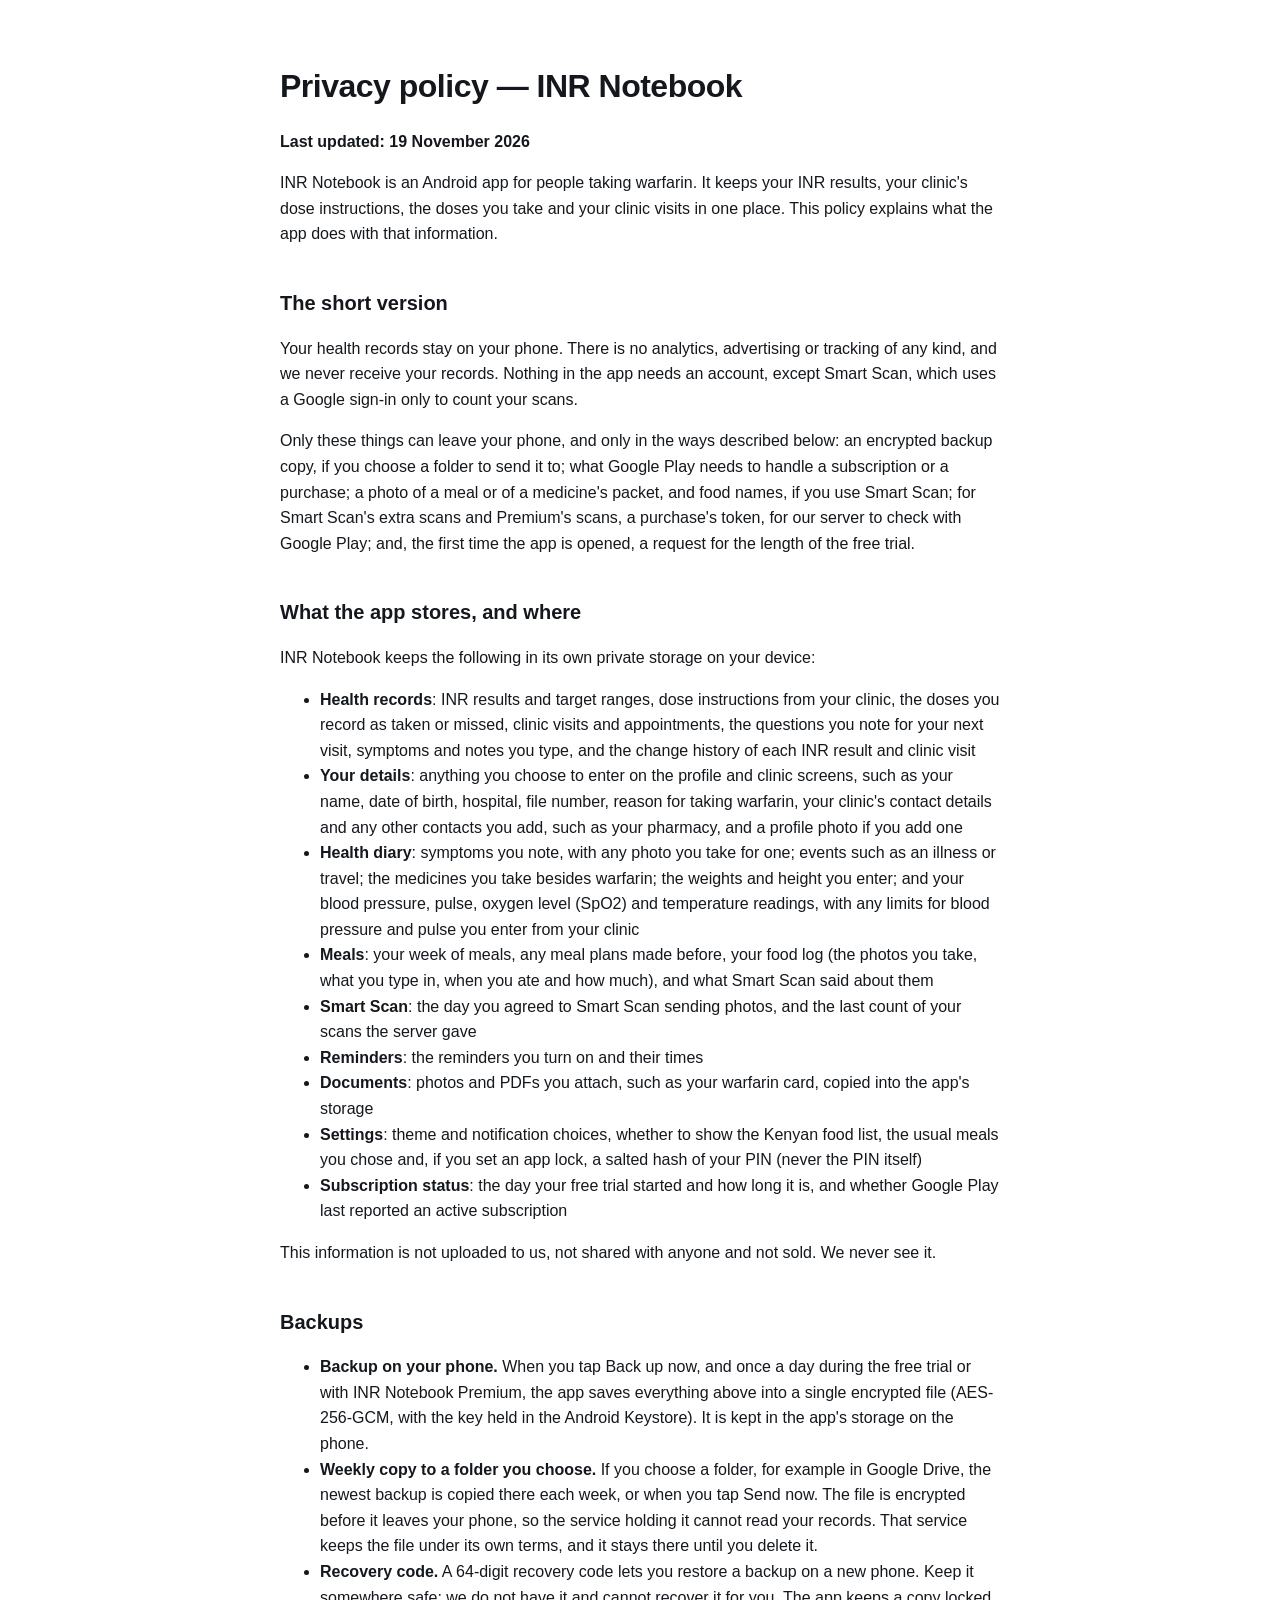
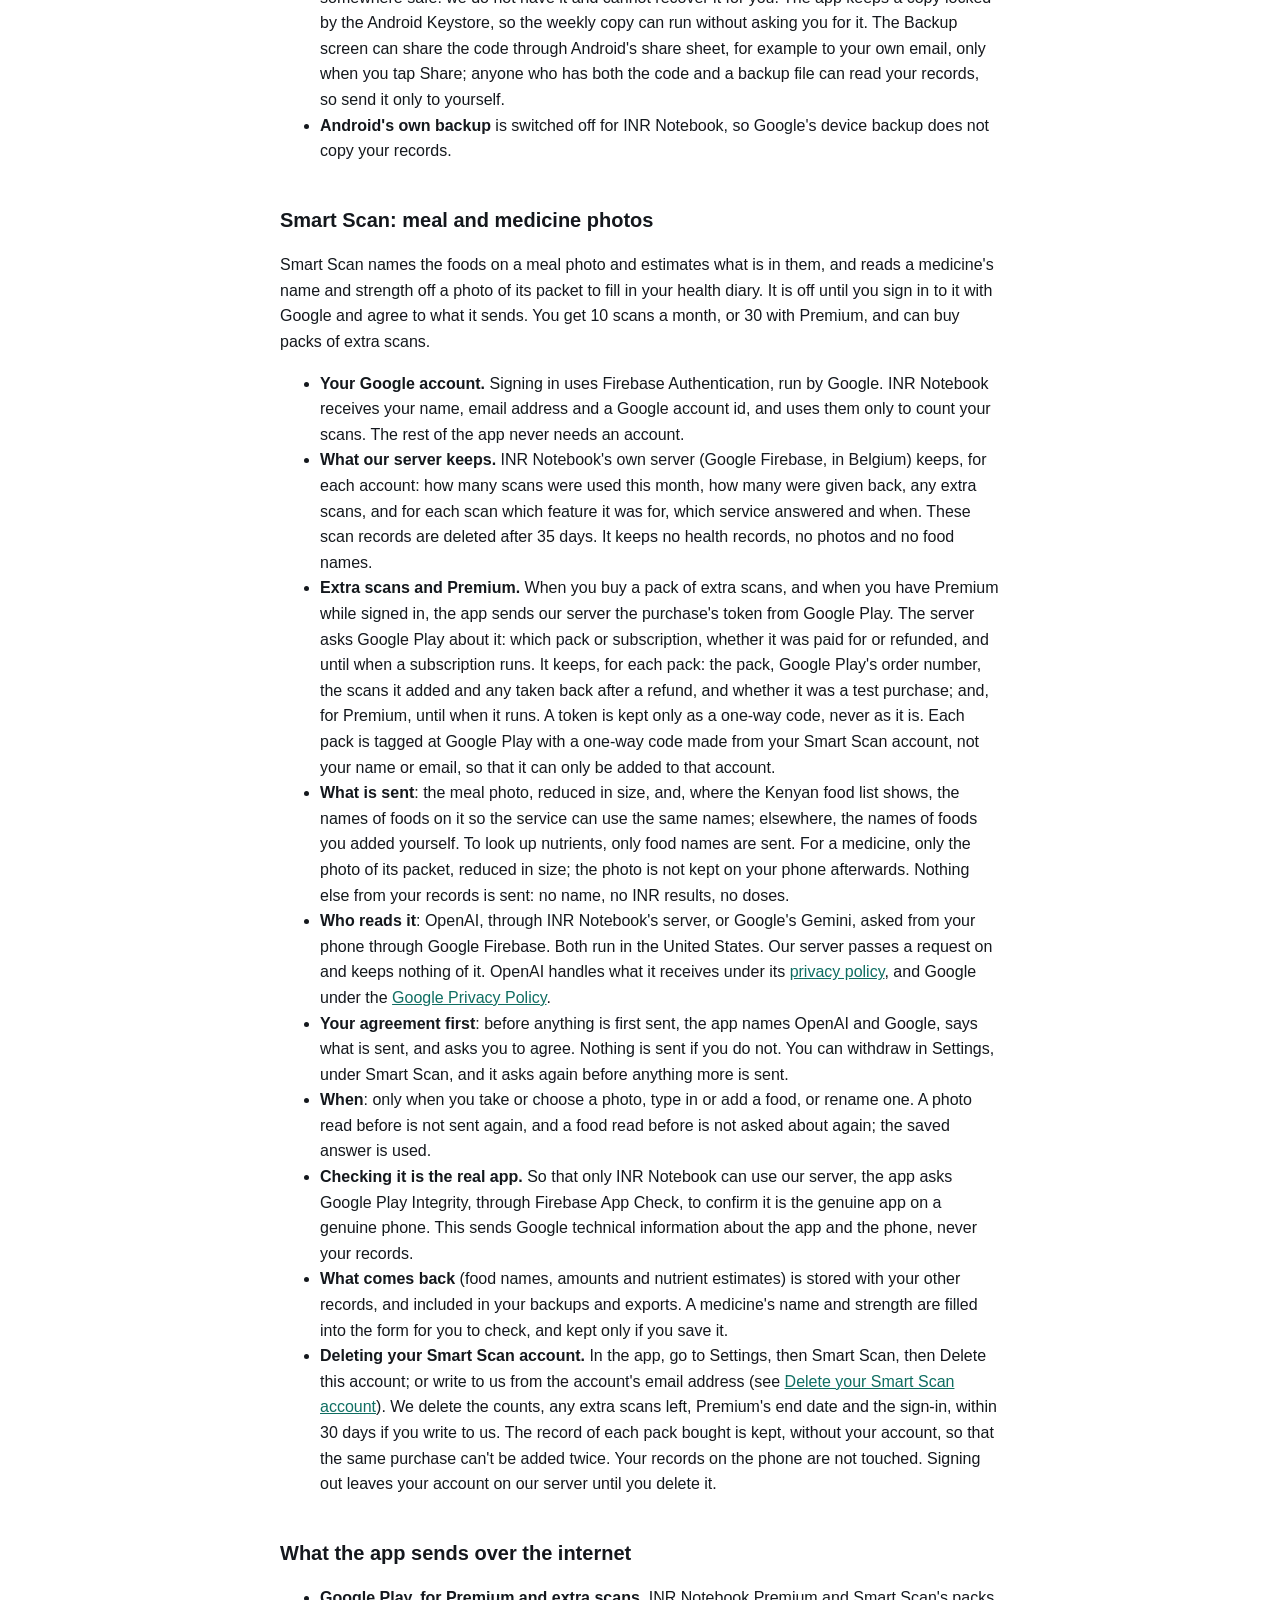
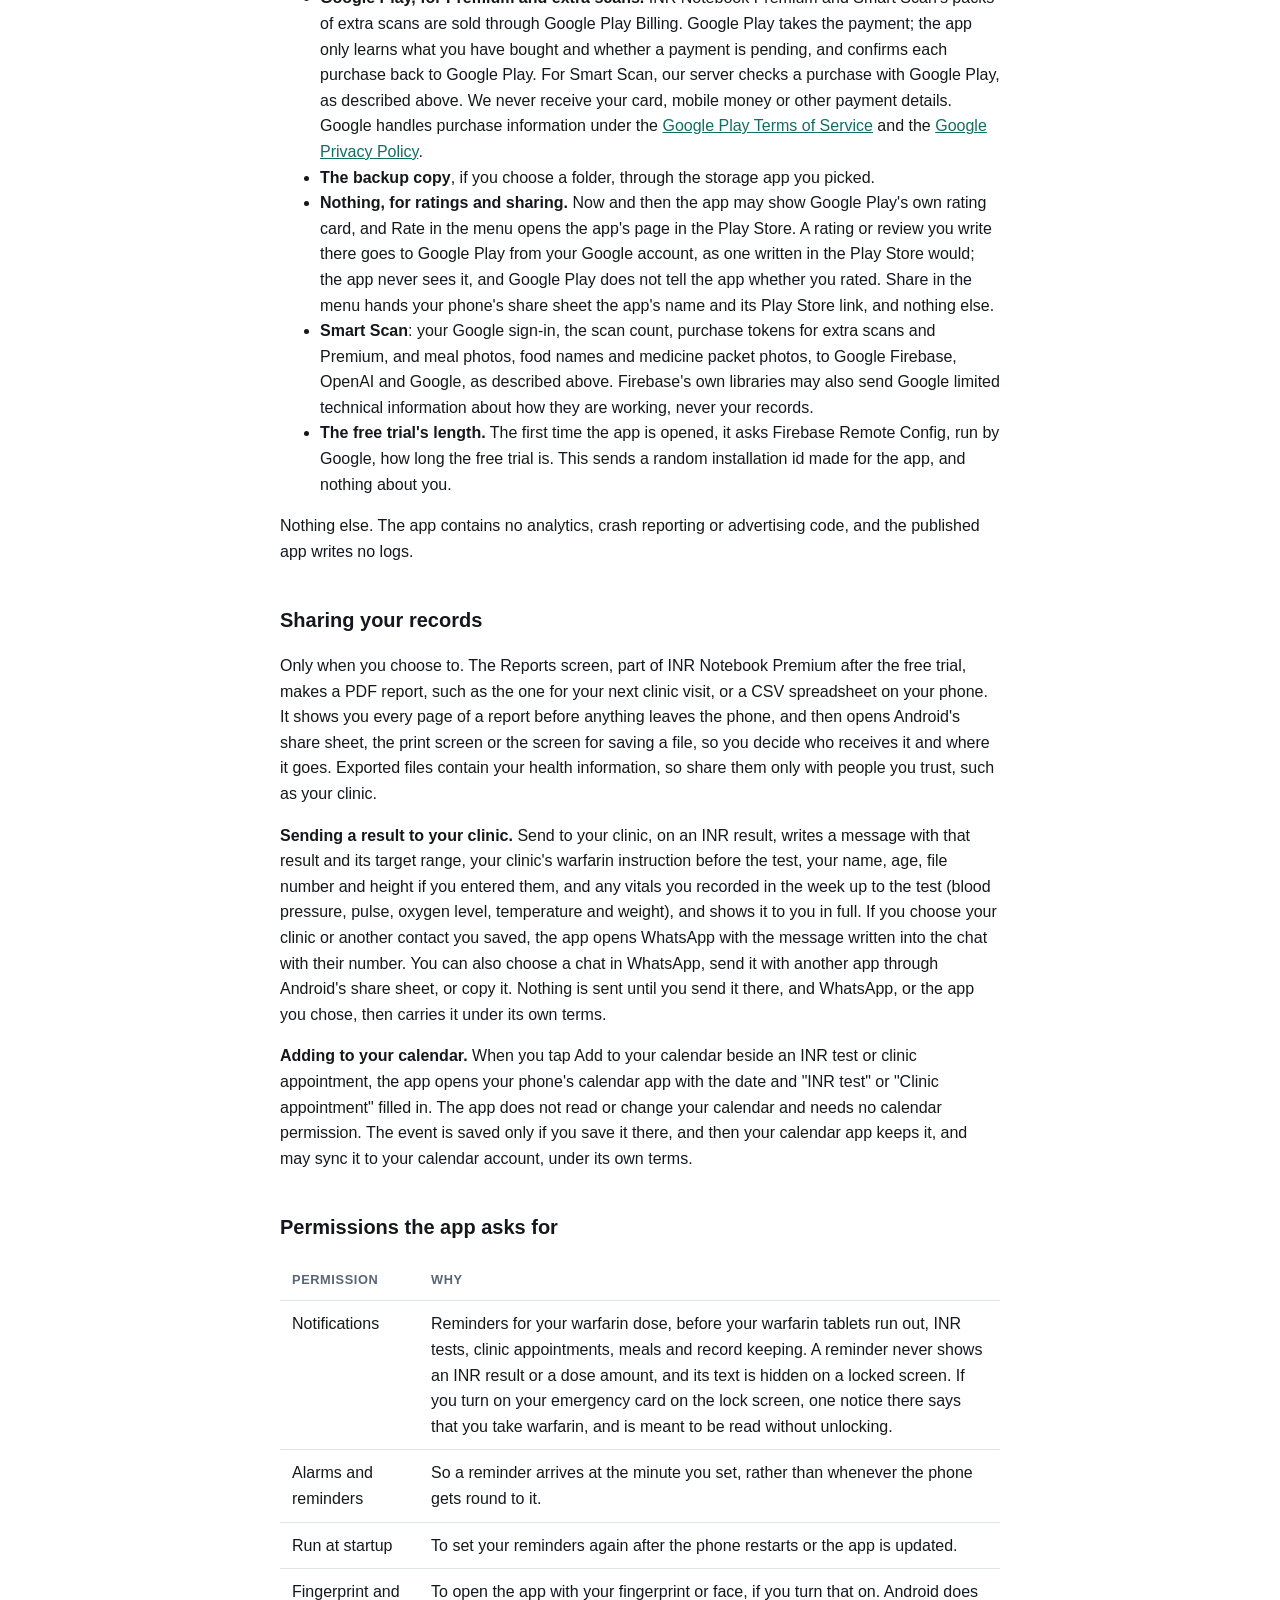
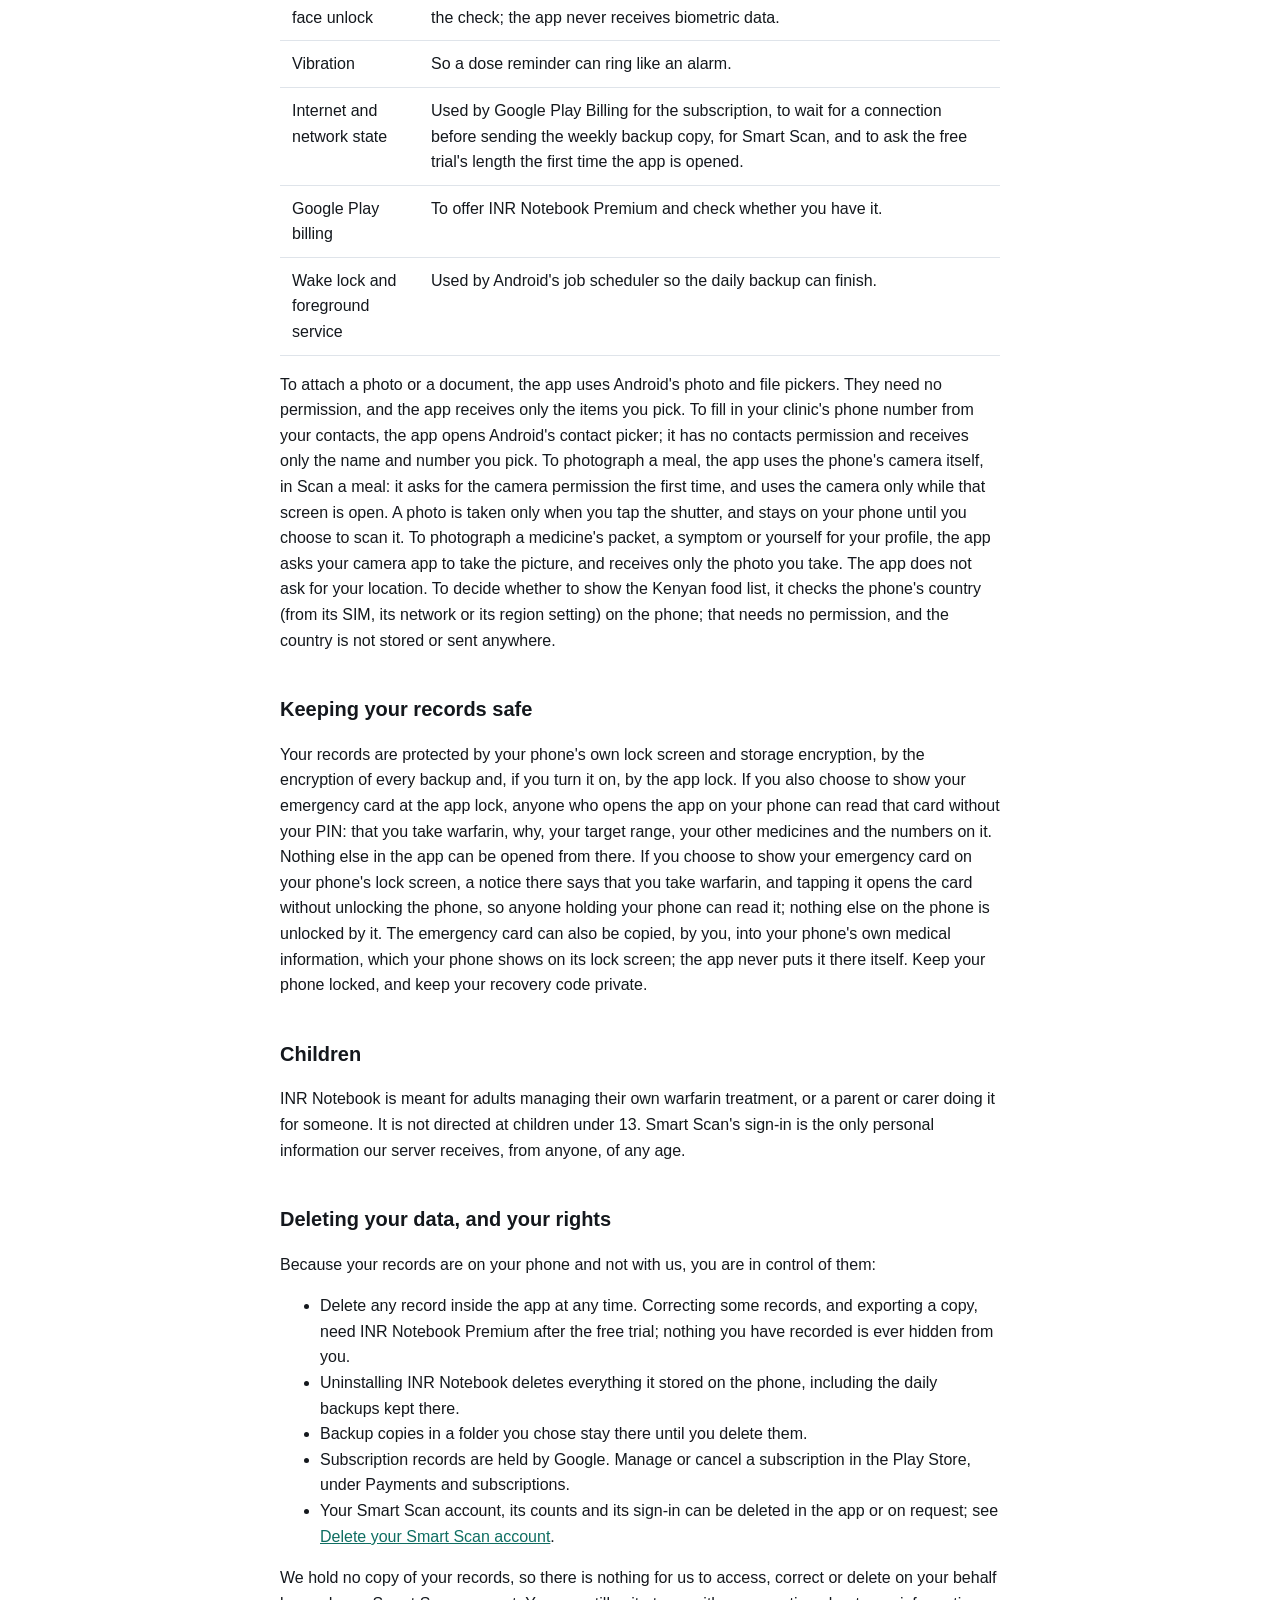
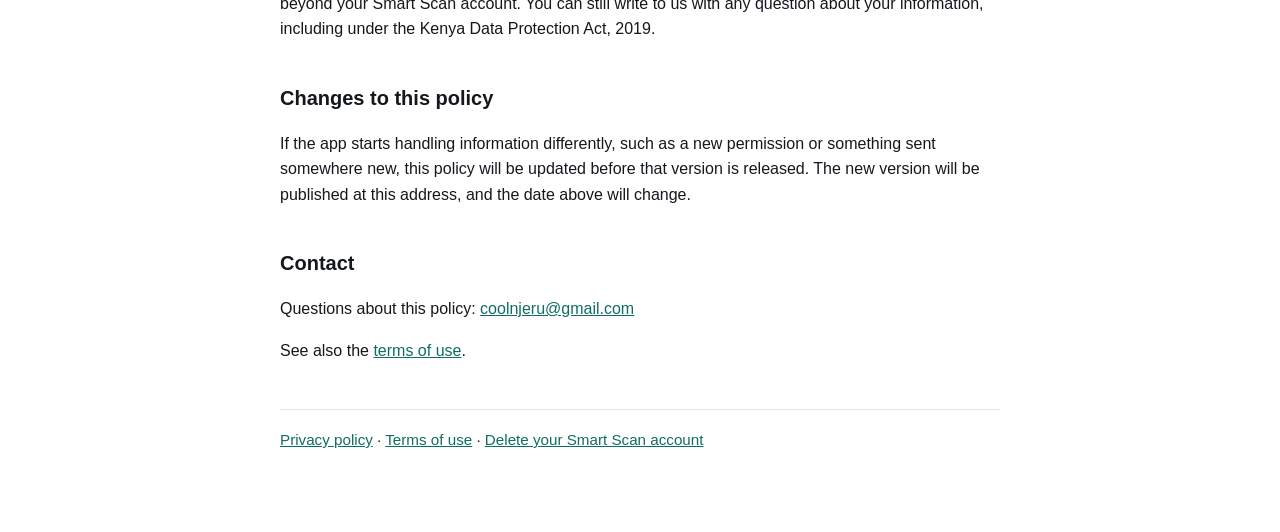
<file: index.html>
<!doctype html>
<html lang="en">
<head>
<meta charset="utf-8">
<meta name="viewport" content="width=device-width, initial-scale=1">
<title>INR Notebook — Privacy policy</title>
<style>
  :root { color-scheme: light dark; }
  body { margin: 0 auto; padding: 40px 20px 80px; max-width: 720px; line-height: 1.6;
         font-family: -apple-system, "Segoe UI", Roboto, Helvetica, Arial, sans-serif;
         color: #14181d; background: #ffffff; }
  h1 { font-size: 2rem; letter-spacing: -.5px; margin-bottom: .2em; }
  h2 { font-size: 1.25rem; margin-top: 2em; }
  a { color: #0f6e62; }
  table { border-collapse: collapse; width: 100%; margin: 1em 0; display: block; overflow-x: auto; }
  th, td { text-align: left; padding: 10px 12px; border-bottom: 1px solid #dfe4ea; vertical-align: top; }
  th { font-size: .8rem; text-transform: uppercase; letter-spacing: .6px; color: #5a6675; }
  code { background: #f1f4f7; padding: 1px 5px; border-radius: 5px; font-size: .9em; }
  footer { margin-top: 3em; padding-top: 1.2em; border-top: 1px solid #dfe4ea; font-size: .95rem; }
  @media (prefers-color-scheme: dark) {
    body { color: #e9eef4; background: #10151c; }
    a { color: #7fd6c8; }
    th, td { border-bottom-color: #2c3644; }
    th { color: #97a4b4; }
    code { background: #1a212b; }
    footer { border-top-color: #2c3644; }
  }
</style>
</head>
<body>
<h1>Privacy policy — INR Notebook</h1>
<p><strong>Last updated: 19 November 2026</strong></p>
<p>INR Notebook is an Android app for people taking warfarin. It keeps your INR results, your clinic's dose instructions, the doses you take and your clinic visits in one place. This policy explains what the app does with that information.</p>
<h2>The short version</h2>
<p>Your health records stay on your phone. There is no analytics, advertising or tracking of any kind, and we never receive your records. Nothing in the app needs an account, except Smart Scan, which uses a Google sign-in only to count your scans.</p>
<p>Only these things can leave your phone, and only in the ways described below: an encrypted backup copy, if you choose a folder to send it to; what Google Play needs to handle a subscription or a purchase; a photo of a meal or of a medicine's packet, and food names, if you use Smart Scan; for Smart Scan's extra scans and Premium's scans, a purchase's token, for our server to check with Google Play; and, the first time the app is opened, a request for the length of the free trial.</p>
<h2>What the app stores, and where</h2>
<p>INR Notebook keeps the following in its own private storage on your device:</p>
<ul><li><strong>Health records</strong>: INR results and target ranges, dose instructions from your clinic, the doses you record as taken or missed, clinic visits and appointments, the questions you note for your next visit, symptoms and notes you type, and the change history of each INR result and clinic visit</li><li><strong>Your details</strong>: anything you choose to enter on the profile and clinic screens, such as your name, date of birth, hospital, file number, reason for taking warfarin, your clinic's contact details and any other contacts you add, such as your pharmacy, and a profile photo if you add one</li><li><strong>Health diary</strong>: symptoms you note, with any photo you take for one; events such as an illness or travel; the medicines you take besides warfarin; the weights and height you enter; and your blood pressure, pulse, oxygen level (SpO2) and temperature readings, with any limits for blood pressure and pulse you enter from your clinic</li><li><strong>Meals</strong>: your week of meals, any meal plans made before, your food log (the photos you take, what you type in, when you ate and how much), and what Smart Scan said about them</li><li><strong>Smart Scan</strong>: the day you agreed to Smart Scan sending photos, and the last count of your scans the server gave</li><li><strong>Reminders</strong>: the reminders you turn on and their times</li><li><strong>Documents</strong>: photos and PDFs you attach, such as your warfarin card, copied into the app's storage</li><li><strong>Settings</strong>: theme and notification choices, whether to show the Kenyan food list, the usual meals you chose and, if you set an app lock, a salted hash of your PIN (never the PIN itself)</li><li><strong>Subscription status</strong>: the day your free trial started and how long it is, and whether Google Play last reported an active subscription</li></ul>
<p>This information is not uploaded to us, not shared with anyone and not sold. We never see it.</p>
<h2>Backups</h2>
<ul><li><strong>Backup on your phone.</strong> When you tap Back up now, and once a day during the free trial or with INR Notebook Premium, the app saves everything above into a single encrypted file (AES-256-GCM, with the key held in the Android Keystore). It is kept in the app's storage on the phone.</li><li><strong>Weekly copy to a folder you choose.</strong> If you choose a folder, for example in Google Drive, the newest backup is copied there each week, or when you tap Send now. The file is encrypted before it leaves your phone, so the service holding it cannot read your records. That service keeps the file under its own terms, and it stays there until you delete it.</li><li><strong>Recovery code.</strong> A 64-digit recovery code lets you restore a backup on a new phone. Keep it somewhere safe: we do not have it and cannot recover it for you. The app keeps a copy locked by the Android Keystore, so the weekly copy can run without asking you for it. The Backup screen can share the code through Android's share sheet, for example to your own email, only when you tap Share; anyone who has both the code and a backup file can read your records, so send it only to yourself.</li><li><strong>Android's own backup</strong> is switched off for INR Notebook, so Google's device backup does not copy your records.</li></ul>
<h2>Smart Scan: meal and medicine photos</h2>
<p>Smart Scan names the foods on a meal photo and estimates what is in them, and reads a medicine's name and strength off a photo of its packet to fill in your health diary. It is off until you sign in to it with Google and agree to what it sends. You get 10 scans a month, or 30 with Premium, and can buy packs of extra scans.</p>
<ul><li><strong>Your Google account.</strong> Signing in uses Firebase Authentication, run by Google. INR Notebook receives your name, email address and a Google account id, and uses them only to count your scans. The rest of the app never needs an account.</li><li><strong>What our server keeps.</strong> INR Notebook's own server (Google Firebase, in Belgium) keeps, for each account: how many scans were used this month, how many were given back, any extra scans, and for each scan which feature it was for, which service answered and when. These scan records are deleted after 35 days. It keeps no health records, no photos and no food names.</li><li><strong>Extra scans and Premium.</strong> When you buy a pack of extra scans, and when you have Premium while signed in, the app sends our server the purchase's token from Google Play. The server asks Google Play about it: which pack or subscription, whether it was paid for or refunded, and until when a subscription runs. It keeps, for each pack: the pack, Google Play's order number, the scans it added and any taken back after a refund, and whether it was a test purchase; and, for Premium, until when it runs. A token is kept only as a one-way code, never as it is. Each pack is tagged at Google Play with a one-way code made from your Smart Scan account, not your name or email, so that it can only be added to that account.</li><li><strong>What is sent</strong>: the meal photo, reduced in size, and, where the Kenyan food list shows, the names of foods on it so the service can use the same names; elsewhere, the names of foods you added yourself. To look up nutrients, only food names are sent. For a medicine, only the photo of its packet, reduced in size; the photo is not kept on your phone afterwards. Nothing else from your records is sent: no name, no INR results, no doses.</li><li><strong>Who reads it</strong>: OpenAI, through INR Notebook's server, or Google's Gemini, asked from your phone through Google Firebase. Both run in the United States. Our server passes a request on and keeps nothing of it. OpenAI handles what it receives under its <a href="https://openai.com/policies/privacy-policy/">privacy policy</a>, and Google under the <a href="https://policies.google.com/privacy">Google Privacy Policy</a>.</li><li><strong>Your agreement first</strong>: before anything is first sent, the app names OpenAI and Google, says what is sent, and asks you to agree. Nothing is sent if you do not. You can withdraw in Settings, under Smart Scan, and it asks again before anything more is sent.</li><li><strong>When</strong>: only when you take or choose a photo, type in or add a food, or rename one. A photo read before is not sent again, and a food read before is not asked about again; the saved answer is used.</li><li><strong>Checking it is the real app.</strong> So that only INR Notebook can use our server, the app asks Google Play Integrity, through Firebase App Check, to confirm it is the genuine app on a genuine phone. This sends Google technical information about the app and the phone, never your records.</li><li><strong>What comes back</strong> (food names, amounts and nutrient estimates) is stored with your other records, and included in your backups and exports. A medicine's name and strength are filled into the form for you to check, and kept only if you save it.</li><li><strong>Deleting your Smart Scan account.</strong> In the app, go to Settings, then Smart Scan, then Delete this account; or write to us from the account's email address (see <a href="delete-account.html">Delete your Smart Scan account</a>). We delete the counts, any extra scans left, Premium's end date and the sign-in, within 30 days if you write to us. The record of each pack bought is kept, without your account, so that the same purchase can't be added twice. Your records on the phone are not touched. Signing out leaves your account on our server until you delete it.</li></ul>
<h2>What the app sends over the internet</h2>
<ul><li><strong>Google Play, for Premium and extra scans.</strong> INR Notebook Premium and Smart Scan's packs of extra scans are sold through Google Play Billing. Google Play takes the payment; the app only learns what you have bought and whether a payment is pending, and confirms each purchase back to Google Play. For Smart Scan, our server checks a purchase with Google Play, as described above. We never receive your card, mobile money or other payment details. Google handles purchase information under the <a href="https://play.google.com/about/play-terms/">Google Play Terms of Service</a> and the <a href="https://policies.google.com/privacy">Google Privacy Policy</a>.</li><li><strong>The backup copy</strong>, if you choose a folder, through the storage app you picked.</li><li><strong>Nothing, for ratings and sharing.</strong> Now and then the app may show Google Play's own rating card, and Rate in the menu opens the app's page in the Play Store. A rating or review you write there goes to Google Play from your Google account, as one written in the Play Store would; the app never sees it, and Google Play does not tell the app whether you rated. Share in the menu hands your phone's share sheet the app's name and its Play Store link, and nothing else.</li><li><strong>Smart Scan</strong>: your Google sign-in, the scan count, purchase tokens for extra scans and Premium, and meal photos, food names and medicine packet photos, to Google Firebase, OpenAI and Google, as described above. Firebase's own libraries may also send Google limited technical information about how they are working, never your records.</li><li><strong>The free trial's length.</strong> The first time the app is opened, it asks Firebase Remote Config, run by Google, how long the free trial is. This sends a random installation id made for the app, and nothing about you.</li></ul>
<p>Nothing else. The app contains no analytics, crash reporting or advertising code, and the published app writes no logs.</p>
<h2>Sharing your records</h2>
<p>Only when you choose to. The Reports screen, part of INR Notebook Premium after the free trial, makes a PDF report, such as the one for your next clinic visit, or a CSV spreadsheet on your phone. It shows you every page of a report before anything leaves the phone, and then opens Android's share sheet, the print screen or the screen for saving a file, so you decide who receives it and where it goes. Exported files contain your health information, so share them only with people you trust, such as your clinic.</p>
<p><strong>Sending a result to your clinic.</strong> Send to your clinic, on an INR result, writes a message with that result and its target range, your clinic's warfarin instruction before the test, your name, age, file number and height if you entered them, and any vitals you recorded in the week up to the test (blood pressure, pulse, oxygen level, temperature and weight), and shows it to you in full. If you choose your clinic or another contact you saved, the app opens WhatsApp with the message written into the chat with their number. You can also choose a chat in WhatsApp, send it with another app through Android's share sheet, or copy it. Nothing is sent until you send it there, and WhatsApp, or the app you chose, then carries it under its own terms.</p>
<p><strong>Adding to your calendar.</strong> When you tap Add to your calendar beside an INR test or clinic appointment, the app opens your phone's calendar app with the date and "INR test" or "Clinic appointment" filled in. The app does not read or change your calendar and needs no calendar permission. The event is saved only if you save it there, and then your calendar app keeps it, and may sync it to your calendar account, under its own terms.</p>
<h2>Permissions the app asks for</h2>
<table><thead><tr><th>Permission</th><th>Why</th></tr></thead><tbody>
<tr><td>Notifications</td><td>Reminders for your warfarin dose, before your warfarin tablets run out, INR tests, clinic appointments, meals and record keeping. A reminder never shows an INR result or a dose amount, and its text is hidden on a locked screen. If you turn on your emergency card on the lock screen, one notice there says that you take warfarin, and is meant to be read without unlocking.</td></tr>
<tr><td>Alarms and reminders</td><td>So a reminder arrives at the minute you set, rather than whenever the phone gets round to it.</td></tr>
<tr><td>Run at startup</td><td>To set your reminders again after the phone restarts or the app is updated.</td></tr>
<tr><td>Fingerprint and face unlock</td><td>To open the app with your fingerprint or face, if you turn that on. Android does the check; the app never receives biometric data.</td></tr>
<tr><td>Vibration</td><td>So a dose reminder can ring like an alarm.</td></tr>
<tr><td>Internet and network state</td><td>Used by Google Play Billing for the subscription, to wait for a connection before sending the weekly backup copy, for Smart Scan, and to ask the free trial's length the first time the app is opened.</td></tr>
<tr><td>Google Play billing</td><td>To offer INR Notebook Premium and check whether you have it.</td></tr>
<tr><td>Wake lock and foreground service</td><td>Used by Android's job scheduler so the daily backup can finish.</td></tr>
</tbody></table>
<p>To attach a photo or a document, the app uses Android's photo and file pickers. They need no permission, and the app receives only the items you pick. To fill in your clinic's phone number from your contacts, the app opens Android's contact picker; it has no contacts permission and receives only the name and number you pick. To photograph a meal, the app uses the phone's camera itself, in Scan a meal: it asks for the camera permission the first time, and uses the camera only while that screen is open. A photo is taken only when you tap the shutter, and stays on your phone until you choose to scan it. To photograph a medicine's packet, a symptom or yourself for your profile, the app asks your camera app to take the picture, and receives only the photo you take. The app does not ask for your location. To decide whether to show the Kenyan food list, it checks the phone's country (from its SIM, its network or its region setting) on the phone; that needs no permission, and the country is not stored or sent anywhere.</p>
<h2>Keeping your records safe</h2>
<p>Your records are protected by your phone's own lock screen and storage encryption, by the encryption of every backup and, if you turn it on, by the app lock. If you also choose to show your emergency card at the app lock, anyone who opens the app on your phone can read that card without your PIN: that you take warfarin, why, your target range, your other medicines and the numbers on it. Nothing else in the app can be opened from there. If you choose to show your emergency card on your phone's lock screen, a notice there says that you take warfarin, and tapping it opens the card without unlocking the phone, so anyone holding your phone can read it; nothing else on the phone is unlocked by it. The emergency card can also be copied, by you, into your phone's own medical information, which your phone shows on its lock screen; the app never puts it there itself. Keep your phone locked, and keep your recovery code private.</p>
<h2>Children</h2>
<p>INR Notebook is meant for adults managing their own warfarin treatment, or a parent or carer doing it for someone. It is not directed at children under 13. Smart Scan's sign-in is the only personal information our server receives, from anyone, of any age.</p>
<h2>Deleting your data, and your rights</h2>
<p>Because your records are on your phone and not with us, you are in control of them:</p>
<ul><li>Delete any record inside the app at any time. Correcting some records, and exporting a copy, need INR Notebook Premium after the free trial; nothing you have recorded is ever hidden from you.</li><li>Uninstalling INR Notebook deletes everything it stored on the phone, including the daily backups kept there.</li><li>Backup copies in a folder you chose stay there until you delete them.</li><li>Subscription records are held by Google. Manage or cancel a subscription in the Play Store, under Payments and subscriptions.</li><li>Your Smart Scan account, its counts and its sign-in can be deleted in the app or on request; see <a href="delete-account.html">Delete your Smart Scan account</a>.</li></ul>
<p>We hold no copy of your records, so there is nothing for us to access, correct or delete on your behalf beyond your Smart Scan account. You can still write to us with any question about your information, including under the Kenya Data Protection Act, 2019.</p>
<h2>Changes to this policy</h2>
<p>If the app starts handling information differently, such as a new permission or something sent somewhere new, this policy will be updated before that version is released. The new version will be published at this address, and the date above will change.</p>
<h2>Contact</h2>
<p>Questions about this policy: <a href="mailto:coolnjeru@gmail.com">coolnjeru@gmail.com</a></p>
<p>See also the <a href="terms.html">terms of use</a>.</p>
<footer><a href="./">Privacy policy</a> · <a href="terms.html">Terms of use</a> · <a href="delete-account.html">Delete your Smart Scan account</a></footer>
</body>
</html>
</file>
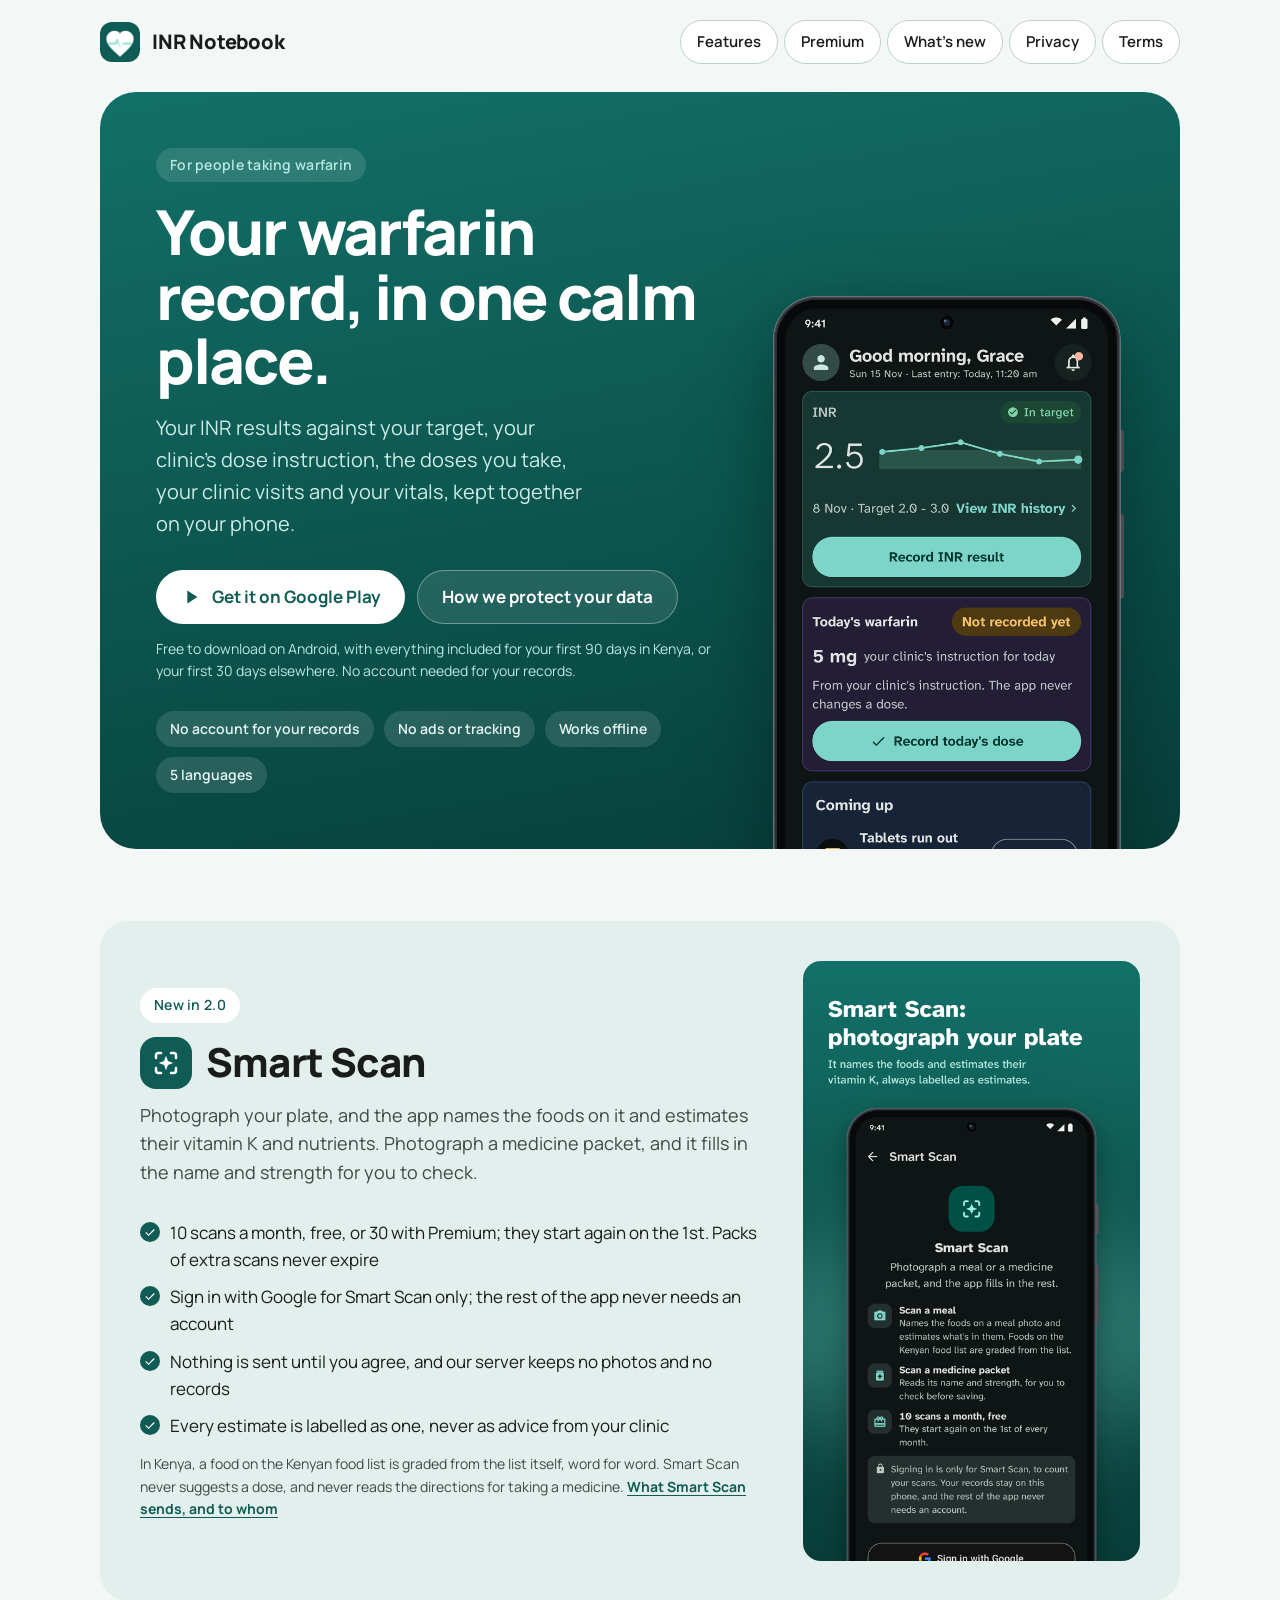
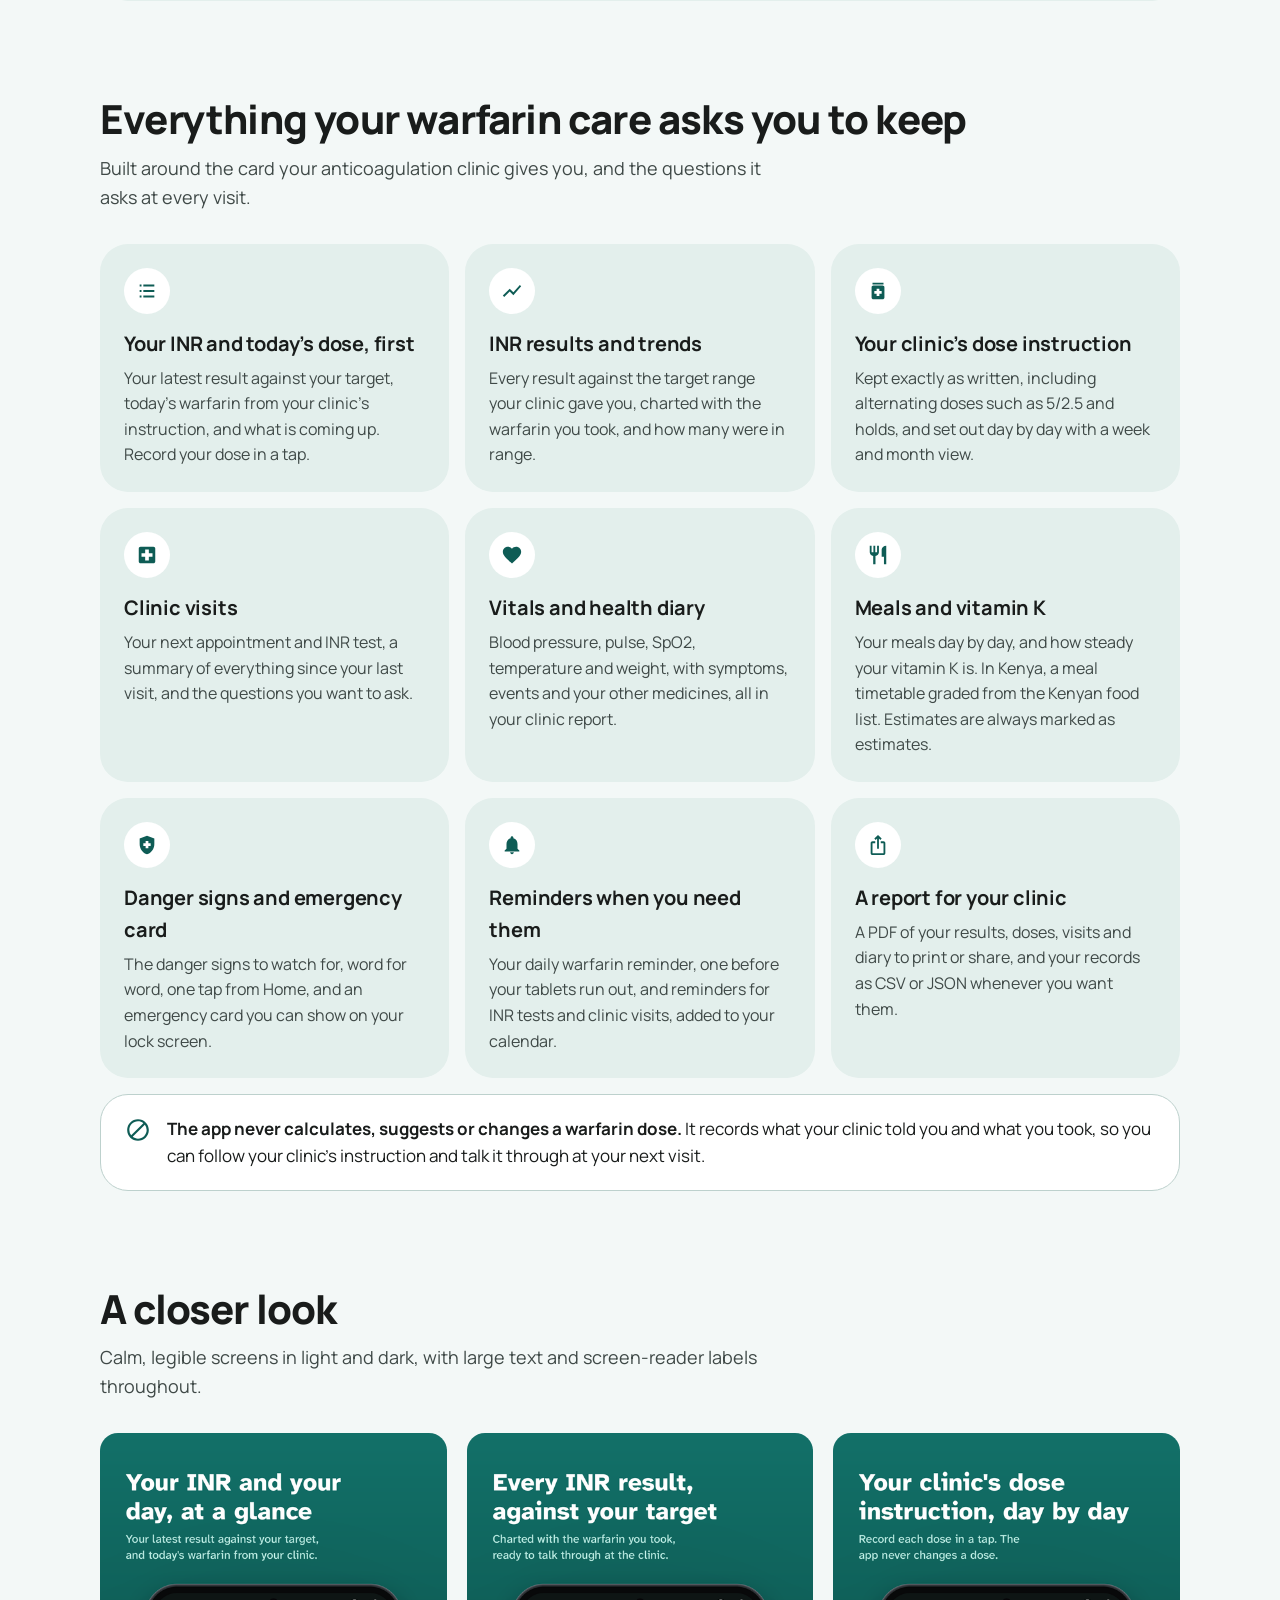
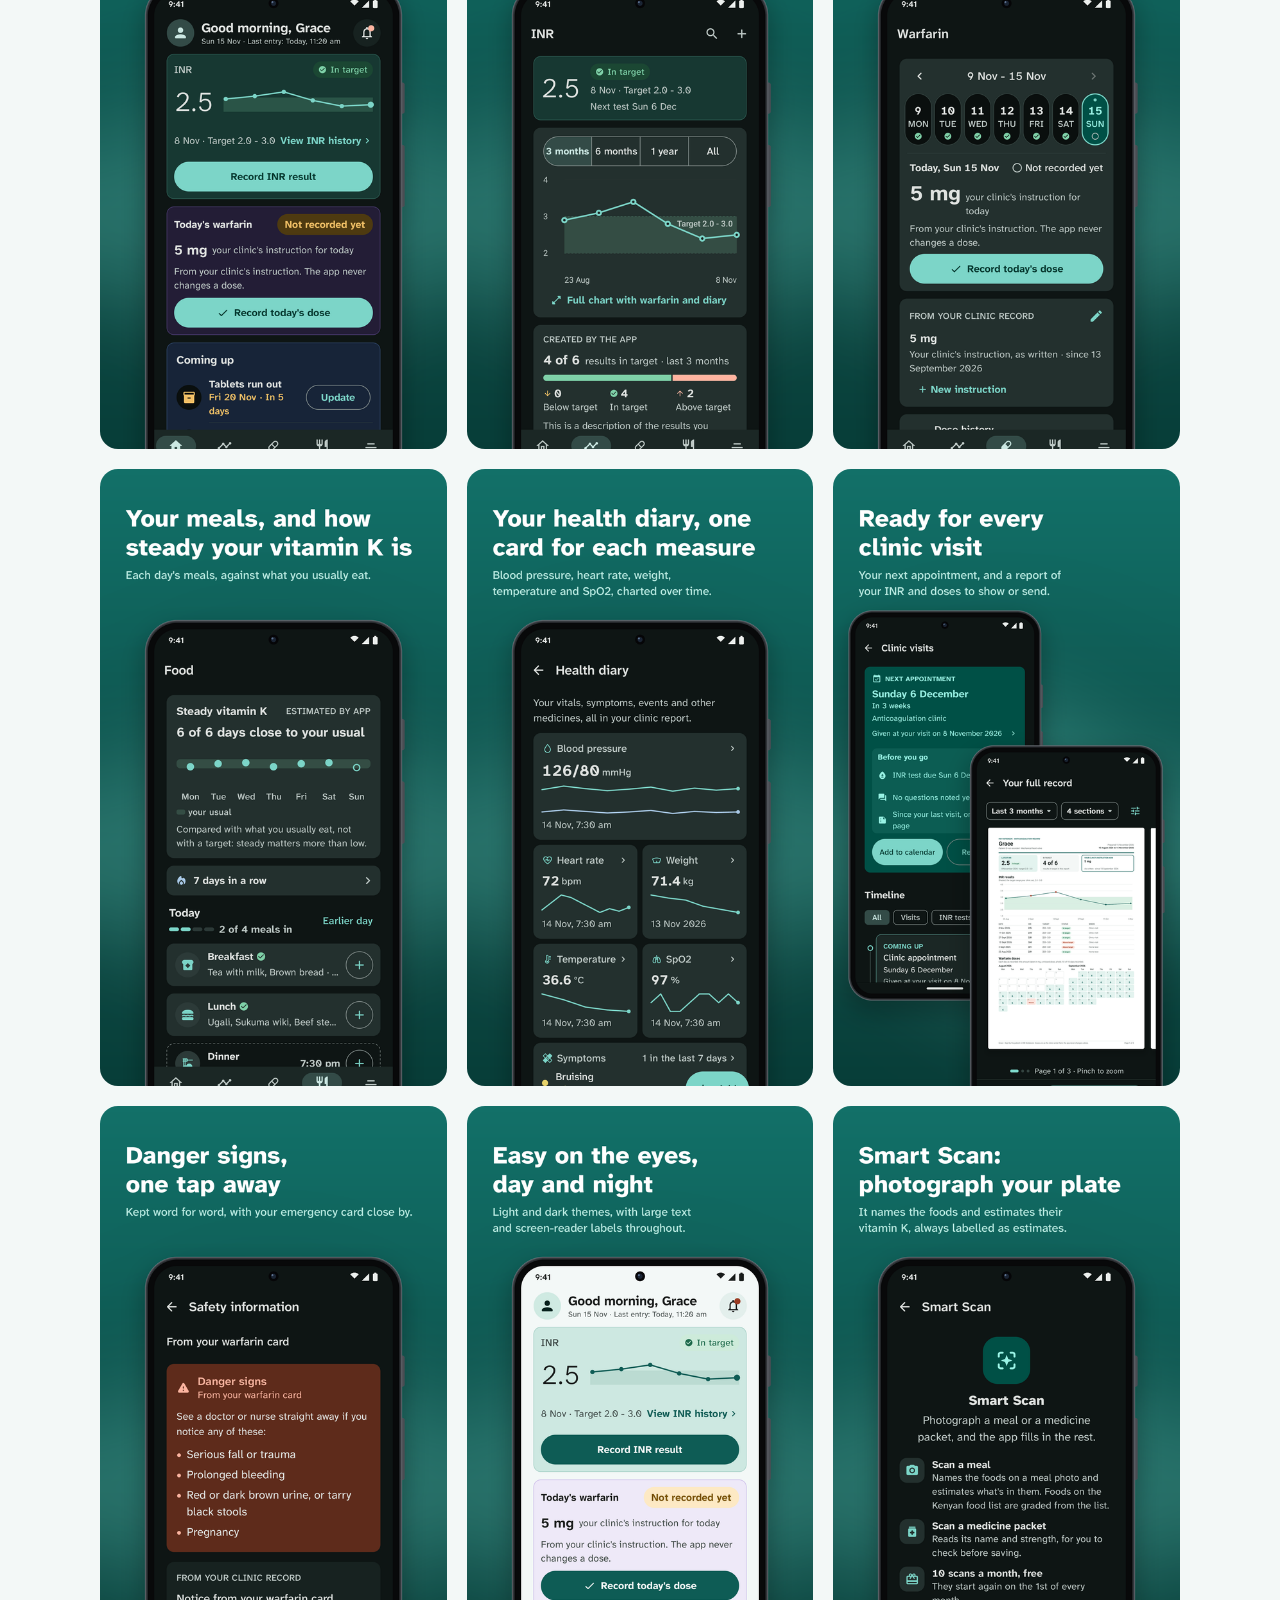
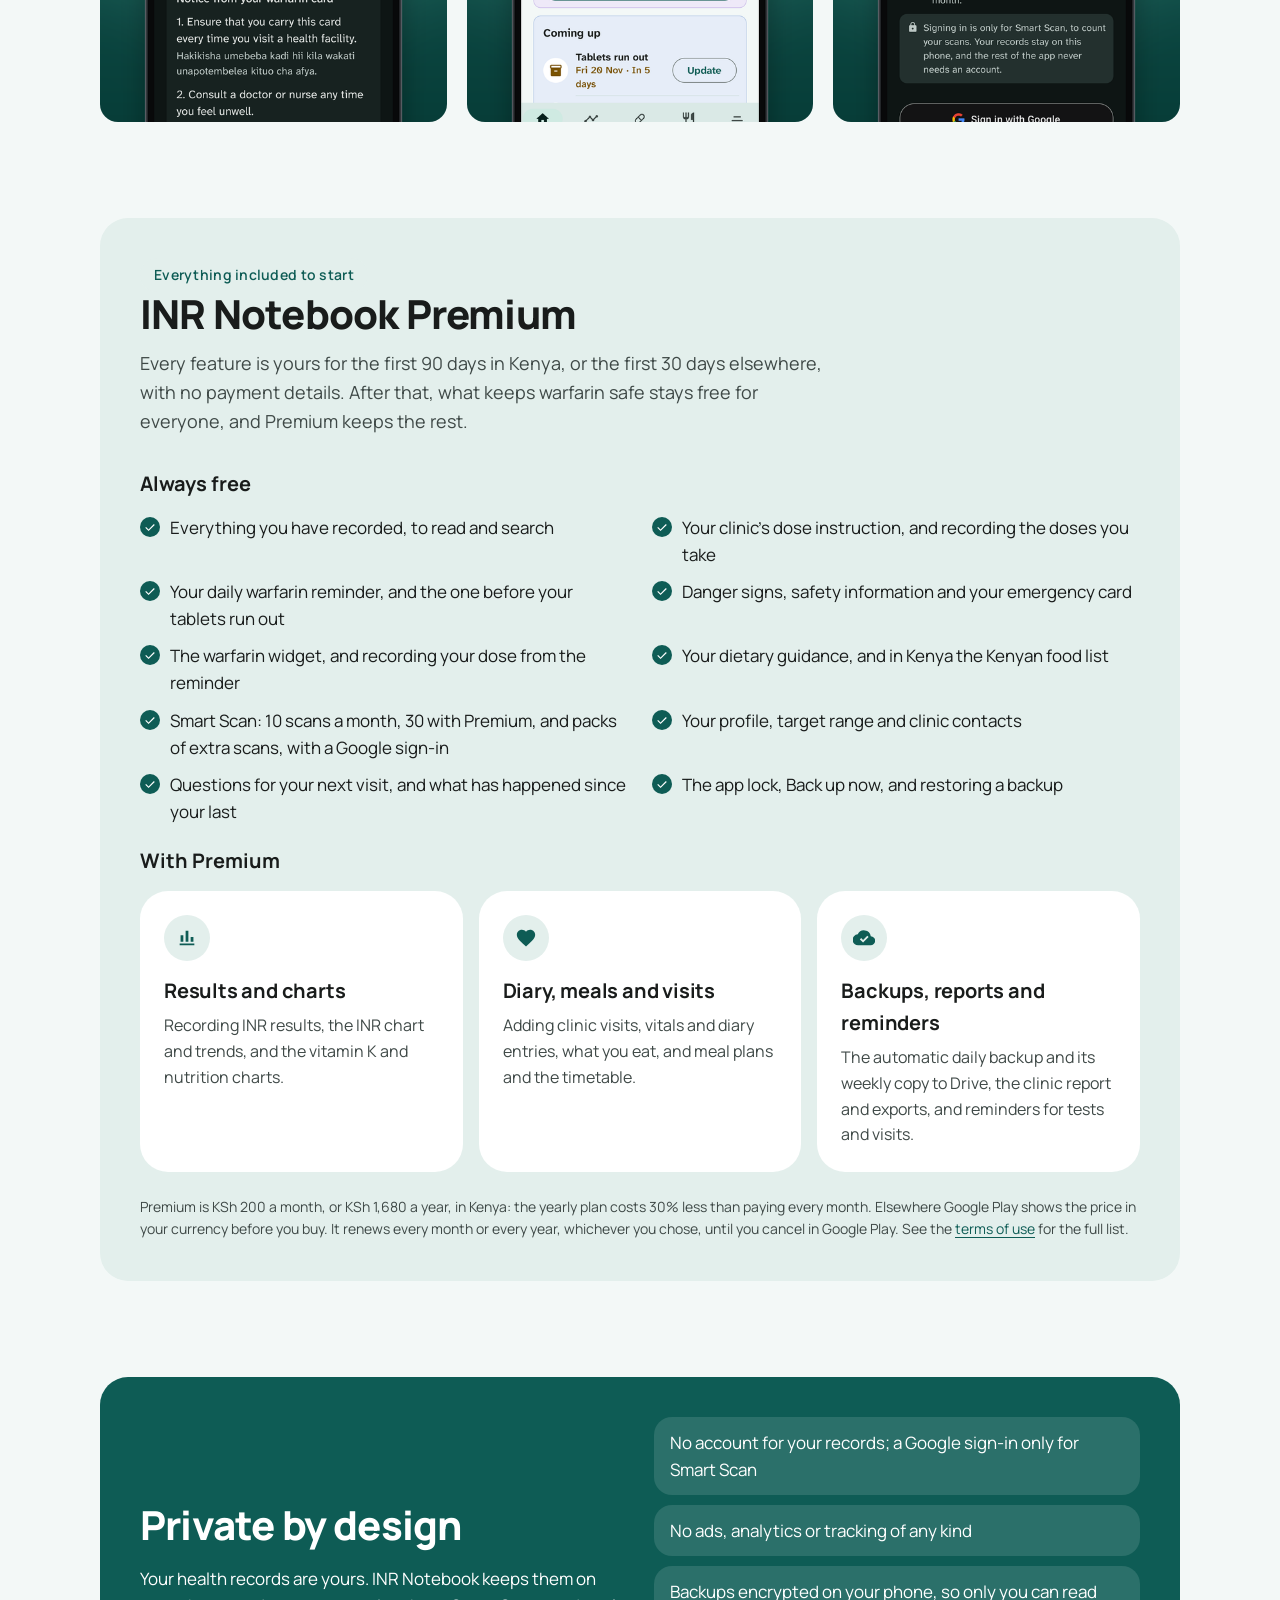
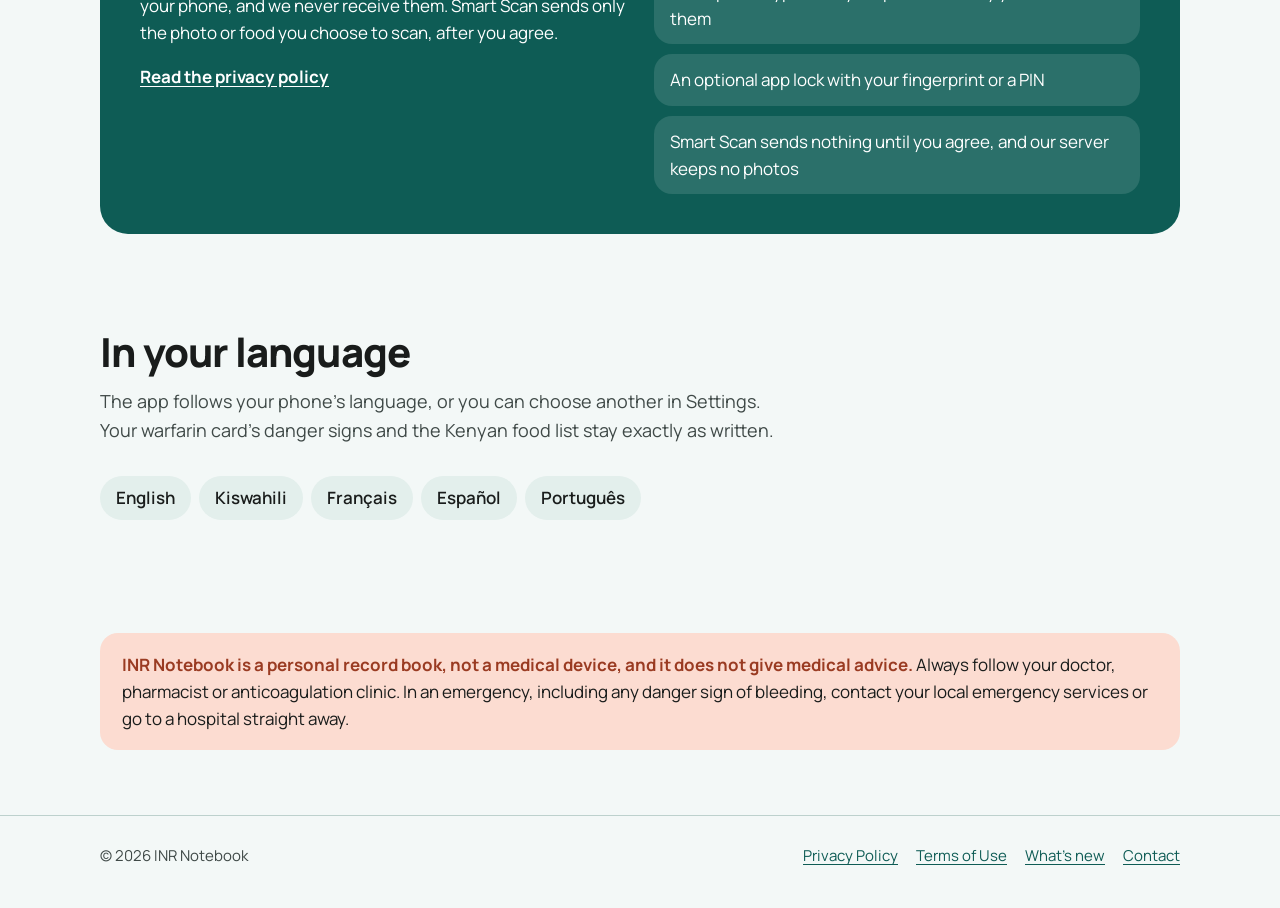
<file: app/index.html>
<!doctype html>
<html lang="en">
<head>
  <meta charset="utf-8">
  <meta name="viewport" content="width=device-width, initial-scale=1">
  <title>INR Notebook · Warfarin record for Android</title>
  <meta name="description" content="INR Notebook keeps your INR results, your clinic's warfarin instruction, the doses you take, clinic visits and your vitals together on your phone. Smart Scan reads a meal or medicine photo for you. No ads, no tracking.">
  <meta name="theme-color" content="#0E5C55">
  <meta property="og:type" content="website">
  <meta property="og:title" content="INR Notebook · Warfarin record for Android">
  <meta property="og:description" content="Your INR results, warfarin doses and clinic visits, in one calm place. Private by design.">
  <meta property="og:image" content="https://njerucyrus.github.io/inr-notebook-privacy/app/assets/img/social-card.png">
  <meta property="og:url" content="https://njerucyrus.github.io/inr-notebook-privacy/app/">
  <meta name="twitter:card" content="summary_large_image">
  <link rel="icon" type="image/png" href="assets/img/favicon.png">
  <link rel="apple-touch-icon" href="assets/img/apple-touch-icon.png">
  <link rel="stylesheet" href="assets/site.css">
</head>
<body>
  <a class="skip" href="#main">Skip to content</a>
  <header class="site-header">
    <div class="wrap">
      <a class="brand" href="./" aria-current="page"><img src="assets/img/apple-touch-icon.png" alt="">INR Notebook</a>
      <nav class="site-nav" aria-label="Site">
        <a href="#features">Features</a>
        <a href="#premium">Premium</a>
        <a href="whats-new.html">What’s new</a>
        <a href="../">Privacy</a>
        <a href="../terms.html">Terms</a>
      </nav>
    </div>
  </header>

  <main id="main">
    <section class="hero" aria-labelledby="hero-title">
      <div class="wrap">
        <div class="hero-panel">
          <div class="hero-copy">
            <span class="eyebrow">For people taking warfarin</span>
            <h1 id="hero-title">Your warfarin record, in one calm place.</h1>
            <p class="lead">
              Your INR results against your target, your clinic’s dose instruction, the doses you take, your clinic
              visits and your vitals, kept together on your phone.
            </p>
            <div class="actions">
              <a class="button primary" href="https://play.google.com/store/apps/details?id=com.inrnotebook.app">
                <svg viewBox="0 0 24 24" aria-hidden="true"><path d="M8 5v14l11-7z"/></svg>Get it on Google Play
              </a>
              <a class="button secondary" href="../">How we protect your data</a>
            </div>
            <p class="note">Free to download on Android, with everything included for your first 90 days in Kenya, or your first 30 days elsewhere. No account needed for your records.</p>
            <ul class="facts" aria-label="At a glance">
              <li>No account for your records</li>
              <li>No ads or tracking</li>
              <li>Works offline</li>
              <li>5 languages</li>
            </ul>
          </div>
          <img class="hero-shot" src="assets/img/hero.png" width="646" height="1295"
               alt="INR Notebook's Home screen: the latest INR, 2.5, marked in target against a range of 2.0 to 3.0, with its chart, and today's warfarin dose from the clinic's instruction.">
        </div>
      </div>
    </section>

    <section id="smart-scan" aria-labelledby="scan-title">
      <div class="wrap">
        <div class="spotlight">
          <div>
            <span class="eyebrow">New in 2.0</span>
            <h2 id="scan-title"><span class="scan-icon"><svg viewBox="0 0 24 24" aria-hidden="true"><path d="M4 8V6a2 2 0 0 1 2-2h2M16 4h2a2 2 0 0 1 2 2v2M20 16v2a2 2 0 0 1-2 2h-2M8 20H6a2 2 0 0 1-2-2v-2" fill="none" stroke="currentColor" stroke-width="2" stroke-linecap="round" stroke-linejoin="round"/><path d="M12 6.2l1.55 4.25 4.25 1.55-4.25 1.55-1.55 4.25-1.55-4.25-4.25-1.55 4.25-1.55z"/></svg></span>Smart Scan</h2>
            <p class="section-lead">Photograph your plate, and the app names the foods on it and estimates their vitamin K and nutrients. Photograph a medicine packet, and it fills in the name and strength for you to check.</p>
            <ul class="free-list">
              <li>10 scans a month, free, or 30 with Premium; they start again on the 1st. Packs of extra scans never expire</li>
              <li>Sign in with Google for Smart Scan only; the rest of the app never needs an account</li>
              <li>Nothing is sent until you agree, and our server keeps no photos and no records</li>
              <li>Every estimate is labelled as one, never as advice from your clinic</li>
            </ul>
            <p class="note">In Kenya, a food on the Kenyan food list is graded from the list itself, word for word. Smart Scan never suggests a dose, and never reads the directions for taking a medicine. <a href="../">What Smart Scan sends, and to whom</a></p>
          </div>
          <img class="spotlight-shot" src="assets/img/02-smart-scan.png" width="540" height="960" loading="lazy"
               alt="Smart Scan: photograph a meal or a medicine packet, and the app fills in the rest. 10 scans a month, free, with a Google sign-in.">
        </div>
      </div>
    </section>
    
    <section id="features" aria-labelledby="features-title">
      <div class="wrap">
        <h2 id="features-title">Everything your warfarin care asks you to keep</h2>
        <p class="section-lead">Built around the card your anticoagulation clinic gives you, and the questions it asks at every visit.</p>
        <div class="features">
          <article class="feature">
            <div class="icon"><svg viewBox="0 0 24 24" aria-hidden="true"><path d="M4 5h2v2H4V5Zm4 0h12v2H8V5ZM4 11h2v2H4v-2Zm4 0h12v2H8v-2Zm-4 6h2v2H4v-2Zm4 0h12v2H8v-2Z"/></svg></div>
            <h3>Your INR and today’s dose, first</h3>
            <p>Your latest result against your target, today’s warfarin from your clinic’s instruction, and what is coming up. Record your dose in a tap.</p>
          </article>
          <article class="feature">
            <div class="icon"><svg viewBox="0 0 24 24" aria-hidden="true"><path d="M3.5 18.5 9.5 12.5l4 4L22 6.92 20.59 5.5l-7.09 7.97-4-4L2 16.99z"/></svg></div>
            <h3>INR results and trends</h3>
            <p>Every result against the target range your clinic gave you, charted with the warfarin you took, and how many were in range.</p>
          </article>
          <article class="feature">
            <div class="icon"><svg viewBox="0 0 24 24" aria-hidden="true"><path d="M6 3h12v2H6zm11 3H7c-1.1 0-2 .9-2 2v11c0 1.1.9 2 2 2h10c1.1 0 2-.9 2-2V8c0-1.1-.9-2-2-2zm-1 9h-2.5v2.5h-3V15H8v-3h2.5V9.5h3V12H16v3z"/></svg></div>
            <h3>Your clinic’s dose instruction</h3>
            <p>Kept exactly as written, including alternating doses such as 5/2.5 and holds, and set out day by day with a week and month view.</p>
          </article>
          <article class="feature">
            <div class="icon"><svg viewBox="0 0 24 24" aria-hidden="true"><path d="M19 3H5c-1.1 0-1.99.9-1.99 2L3 19c0 1.1.9 2 2 2h14c1.1 0 2-.9 2-2V5c0-1.1-.9-2-2-2zm-1 11h-4v4h-4v-4H6v-4h4V6h4v4h4v4z"/></svg></div>
            <h3>Clinic visits</h3>
            <p>Your next appointment and INR test, a summary of everything since your last visit, and the questions you want to ask.</p>
          </article>
          <article class="feature">
            <div class="icon"><svg viewBox="0 0 24 24" aria-hidden="true"><path d="M12 21.35l-1.45-1.32C5.4 15.36 2 12.28 2 8.5 2 5.42 4.42 3 7.5 3c1.74 0 3.41.81 4.5 2.09C13.09 3.81 14.76 3 16.5 3 19.58 3 22 5.42 22 8.5c0 3.78-3.4 6.86-8.55 11.54L12 21.35z"/></svg></div>
            <h3>Vitals and health diary</h3>
            <p>Blood pressure, pulse, SpO2, temperature and weight, with symptoms, events and your other medicines, all in your clinic report.</p>
          </article>
          <article class="feature">
            <div class="icon"><svg viewBox="0 0 24 24" aria-hidden="true"><path d="M11 9H9V2H7v7H5V2H3v7c0 2.12 1.66 3.84 3.75 3.97V22h2.5v-9.03C11.34 12.84 13 11.12 13 9V2h-2v7zm5-3v8h2.5v8H21V2c-2.76 0-5 2.24-5 4z"/></svg></div>
            <h3>Meals and vitamin K</h3>
            <p>Your meals day by day, and how steady your vitamin K is. In Kenya, a meal timetable graded from the Kenyan food list. Estimates are always marked as estimates.</p>
          </article>
          <article class="feature">
            <div class="icon"><svg viewBox="0 0 24 24" aria-hidden="true"><path d="M10.5 13H8v-3h2.5V7.5h3V10H16v3h-2.5v2.5h-3V13zM12 2 4 5v6.09c0 5.05 3.41 9.76 8 10.91 4.59-1.15 8-5.86 8-10.91V5l-8-3z"/></svg></div>
            <h3>Danger signs and emergency card</h3>
            <p>The danger signs to watch for, word for word, one tap from Home, and an emergency card you can show on your lock screen.</p>
          </article>
          <article class="feature">
            <div class="icon"><svg viewBox="0 0 24 24" aria-hidden="true"><path d="M12 22c1.1 0 2-.9 2-2h-4c0 1.1.89 2 2 2zm6-6v-5c0-3.07-1.64-5.64-4.5-6.32V4c0-.83-.67-1.5-1.5-1.5s-1.5.67-1.5 1.5v.68C7.63 5.36 6 7.92 6 11v5l-2 2v1h16v-1l-2-2z"/></svg></div>
            <h3>Reminders when you need them</h3>
            <p>Your daily warfarin reminder, one before your tablets run out, and reminders for INR tests and clinic visits, added to your calendar.</p>
          </article>
          <article class="feature">
            <div class="icon"><svg viewBox="0 0 24 24" aria-hidden="true"><path d="M16 5l-1.42 1.42-1.59-1.59V16h-1.98V4.83L9.42 6.42 8 5l4-4 4 4zm4 5v11c0 1.1-.9 2-2 2H6c-1.11 0-2-.9-2-2V10c0-1.11.89-2 2-2h3v2H6v11h12V10h-3V8h3c1.1 0 2 .89 2 2z"/></svg></div>
            <h3>A report for your clinic</h3>
            <p>A PDF of your results, doses, visits and diary to print or share, and your records as CSV or JSON whenever you want them.</p>
          </article>
        </div>
        <div class="never">
          <svg viewBox="0 0 24 24" aria-hidden="true"><path d="M12 2C6.48 2 2 6.48 2 12s4.48 10 10 10 10-4.48 10-10S17.52 2 12 2zM4 12c0-4.42 3.58-8 8-8 1.85 0 3.55.63 4.9 1.69L5.69 16.9A7.902 7.902 0 0 1 4 12zm8 8c-1.85 0-3.55-.63-4.9-1.69L18.31 7.1A7.902 7.902 0 0 1 20 12c0 4.42-3.58 8-8 8z"/></svg>
          <p><strong>The app never calculates, suggests or changes a warfarin dose.</strong> It records what your clinic told you and what you took, so you can follow your clinic’s instruction and talk it through at your next visit.</p>
        </div>
      </div>
    </section>

    <section aria-labelledby="screens-title">
      <div class="wrap">
        <h2 id="screens-title">A closer look</h2>
        <p class="section-lead">Calm, legible screens in light and dark, with large text and screen-reader labels throughout.</p>
        <div class="gallery">
          <figure><img src="assets/img/01-home.png" width="540" height="960" loading="lazy" alt="Your INR and your day, at a glance: the Home screen."></figure>
          <figure><img src="assets/img/03-inr.png" width="540" height="960" loading="lazy" alt="Every INR result, against your target: the INR chart with the warfarin taken."></figure>
          <figure><img src="assets/img/04-warfarin.png" width="540" height="960" loading="lazy" alt="Your clinic's dose instruction, day by day: today's dose and the week."></figure>
          <figure><img src="assets/img/05-food.png" width="540" height="960" loading="lazy" alt="Your meals, and how steady your vitamin K is: the Food screen."></figure>
          <figure><img src="assets/img/06-health-diary.png" width="540" height="960" loading="lazy" alt="Your health diary, one card for each measure: blood pressure, heart rate, weight, temperature and SpO2."></figure>
          <figure><img src="assets/img/07-clinic.png" width="540" height="960" loading="lazy" alt="Ready for every clinic visit: the next appointment, and a report of INR results and warfarin doses to show or send."></figure>
          <figure><img src="assets/img/08-safety.png" width="540" height="960" loading="lazy" alt="Danger signs, one tap away: the safety screen."></figure>
          <figure><img src="assets/img/09-light.png" width="540" height="960" loading="lazy" alt="Easy on the eyes, day and night: the Home screen in the light theme."></figure>
          <figure><img src="assets/img/02-smart-scan.png" width="540" height="960" loading="lazy" alt="Smart Scan: photograph a meal or a medicine packet, and the app fills in the rest."></figure>
        </div>
      </div>
    </section>

    <section id="premium" aria-labelledby="premium-title">
      <div class="wrap">
        <div class="premium-panel">
          <span class="eyebrow">Everything included to start</span>
          <h2 id="premium-title">INR Notebook Premium</h2>
          <p class="section-lead">Every feature is yours for the first 90 days in Kenya, or the first 30 days elsewhere, with no payment details. After that, what keeps warfarin safe stays free for everyone, and Premium keeps the rest.</p>
          <h3 class="sub">Always free</h3>
          <ul class="free-list">
            <li>Everything you have recorded, to read and search</li>
            <li>Your clinic’s dose instruction, and recording the doses you take</li>
            <li>Your daily warfarin reminder, and the one before your tablets run out</li>
            <li>Danger signs, safety information and your emergency card</li>
            <li>The warfarin widget, and recording your dose from the reminder</li>
            <li>Your dietary guidance, and in Kenya the Kenyan food list</li>
            <li>Smart Scan: 10 scans a month, 30 with Premium, and packs of extra scans, with a Google sign-in</li>
            <li>Your profile, target range and clinic contacts</li>
            <li>Questions for your next visit, and what has happened since your last</li>
            <li>The app lock, Back up now, and restoring a backup</li>
          </ul>
          <h3 class="sub">With Premium</h3>
          <div class="features">
            <article class="feature">
              <div class="icon"><svg viewBox="0 0 24 24" aria-hidden="true"><path d="M4 20h16v-2H4v2Zm1-4h3V9H5v7Zm5.5 0h3V4h-3v12Zm5.5 0h3v-5h-3v5Z"/></svg></div>
              <h3>Results and charts</h3>
              <p>Recording INR results, the INR chart and trends, and the vitamin K and nutrition charts.</p>
            </article>
            <article class="feature">
              <div class="icon"><svg viewBox="0 0 24 24" aria-hidden="true"><path d="M12 21.35l-1.45-1.32C5.4 15.36 2 12.28 2 8.5 2 5.42 4.42 3 7.5 3c1.74 0 3.41.81 4.5 2.09C13.09 3.81 14.76 3 16.5 3 19.58 3 22 5.42 22 8.5c0 3.78-3.4 6.86-8.55 11.54L12 21.35z"/></svg></div>
              <h3>Diary, meals and visits</h3>
              <p>Adding clinic visits, vitals and diary entries, what you eat, and meal plans and the timetable.</p>
            </article>
            <article class="feature">
              <div class="icon"><svg viewBox="0 0 24 24" aria-hidden="true"><path d="M19.4 10A7.5 7.5 0 0 0 5.2 8 6 6 0 0 0 6 20h13a5 5 0 0 0 .4-10ZM11 17l-3.5-3.5 1.4-1.4L11 14.2l4.6-4.6 1.4 1.4L11 17Z"/></svg></div>
              <h3>Backups, reports and reminders</h3>
              <p>The automatic daily backup and its weekly copy to Drive, the clinic report and exports, and reminders for tests and visits.</p>
            </article>
          </div>
          <p class="note">
            Premium is KSh 200 a month, or KSh 1,680 a year, in Kenya: the yearly plan costs 30% less than paying every month.
            Elsewhere Google Play shows the price in your currency before you buy.
            It renews every month or every year, whichever you chose, until you cancel in Google Play. See the <a href="../terms.html">terms of use</a> for the full list.
          </p>
        </div>
      </div>
    </section>

    <section aria-labelledby="privacy-title">
      <div class="wrap">
        <div class="promise">
          <div>
            <h2 id="privacy-title">Private by design</h2>
            <p>Your health records are yours. INR Notebook keeps them on your phone, and we never receive them. Smart Scan sends only the photo or food you choose to scan, after you agree.</p>
            <p><a href="../">Read the privacy policy</a></p>
          </div>
          <ul>
            <li>No account for your records; a Google sign-in only for Smart Scan</li>
            <li>No ads, analytics or tracking of any kind</li>
            <li>Backups encrypted on your phone, so only you can read them</li>
            <li>An optional app lock with your fingerprint or a PIN</li>
            <li>Smart Scan sends nothing until you agree, and our server keeps no photos</li>
          </ul>
        </div>
      </div>
    </section>

    <section aria-labelledby="languages-title">
      <div class="wrap">
        <h2 id="languages-title">In your language</h2>
        <p class="section-lead">The app follows your phone’s language, or you can choose another in Settings. Your warfarin card’s danger signs and the Kenyan food list stay exactly as written.</p>
        <ul class="languages">
          <li lang="en">English</li>
          <li lang="sw">Kiswahili</li>
          <li lang="fr">Français</li>
          <li lang="es">Español</li>
          <li lang="pt">Português</li>
        </ul>
      </div>
    </section>

    <section>
      <div class="wrap">
        <p class="callout">
          <strong>INR Notebook is a personal record book, not a medical device, and it does not give medical advice.</strong>
          Always follow your doctor, pharmacist or anticoagulation clinic. In an emergency, including any danger sign of
          bleeding, contact your local emergency services or go to a hospital straight away.
        </p>
      </div>
    </section>
  </main>

  <footer class="site-footer">
    <div class="wrap">
      <span>© 2026 INR Notebook</span>
      <nav aria-label="Legal">
        <a href="../">Privacy Policy</a>
        <a href="../terms.html">Terms of Use</a>
        <a href="whats-new.html">What’s new</a>
        <a href="mailto:coolnjeru@gmail.com">Contact</a>
      </nav>
    </div>
  </footer>
</body>
</html>
</file>
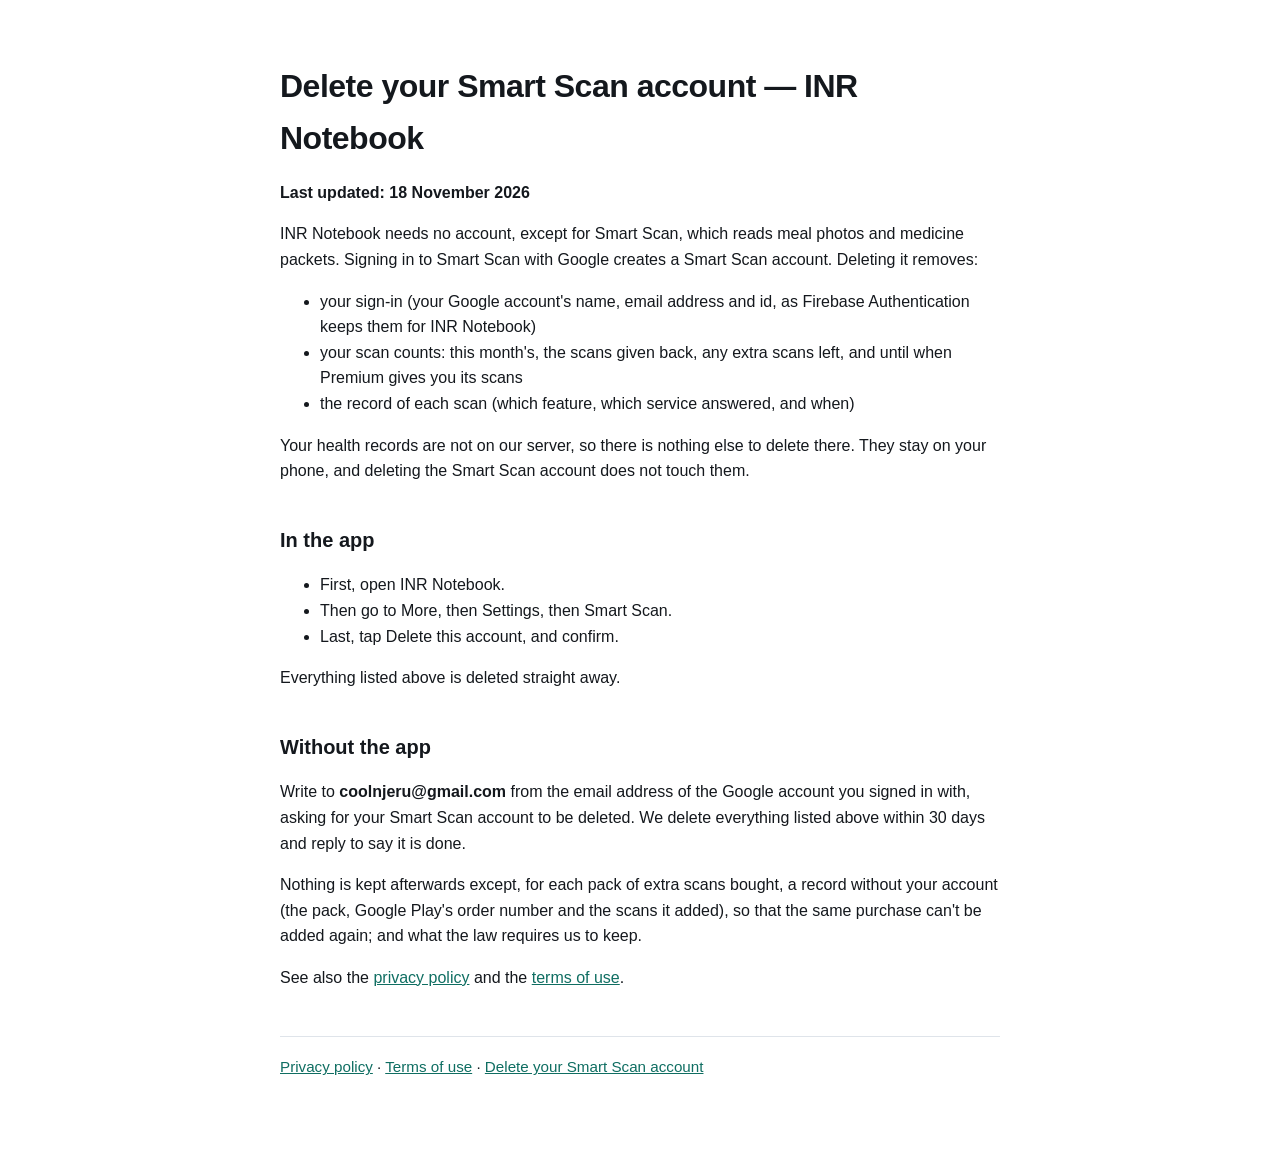
<file: delete-account.html>
<!doctype html>
<html lang="en">
<head>
<meta charset="utf-8">
<meta name="viewport" content="width=device-width, initial-scale=1">
<title>INR Notebook — Delete your Smart Scan account</title>
<style>
  :root { color-scheme: light dark; }
  body { margin: 0 auto; padding: 40px 20px 80px; max-width: 720px; line-height: 1.6;
         font-family: -apple-system, "Segoe UI", Roboto, Helvetica, Arial, sans-serif;
         color: #14181d; background: #ffffff; }
  h1 { font-size: 2rem; letter-spacing: -.5px; margin-bottom: .2em; }
  h2 { font-size: 1.25rem; margin-top: 2em; }
  a { color: #0f6e62; }
  table { border-collapse: collapse; width: 100%; margin: 1em 0; display: block; overflow-x: auto; }
  th, td { text-align: left; padding: 10px 12px; border-bottom: 1px solid #dfe4ea; vertical-align: top; }
  th { font-size: .8rem; text-transform: uppercase; letter-spacing: .6px; color: #5a6675; }
  code { background: #f1f4f7; padding: 1px 5px; border-radius: 5px; font-size: .9em; }
  footer { margin-top: 3em; padding-top: 1.2em; border-top: 1px solid #dfe4ea; font-size: .95rem; }
  @media (prefers-color-scheme: dark) {
    body { color: #e9eef4; background: #10151c; }
    a { color: #7fd6c8; }
    th, td { border-bottom-color: #2c3644; }
    th { color: #97a4b4; }
    code { background: #1a212b; }
    footer { border-top-color: #2c3644; }
  }
</style>
</head>
<body>
<h1>Delete your Smart Scan account — INR Notebook</h1>
<p><strong>Last updated: 18 November 2026</strong></p>
<p>INR Notebook needs no account, except for Smart Scan, which reads meal photos and medicine packets. Signing in to Smart Scan with Google creates a Smart Scan account. Deleting it removes:</p>
<ul><li>your sign-in (your Google account's name, email address and id, as Firebase Authentication keeps them for INR Notebook)</li><li>your scan counts: this month's, the scans given back, any extra scans left, and until when Premium gives you its scans</li><li>the record of each scan (which feature, which service answered, and when)</li></ul>
<p>Your health records are not on our server, so there is nothing else to delete there. They stay on your phone, and deleting the Smart Scan account does not touch them.</p>
<h2>In the app</h2>
<ul><li>First, open INR Notebook.</li><li>Then go to More, then Settings, then Smart Scan.</li><li>Last, tap Delete this account, and confirm.</li></ul>
<p>Everything listed above is deleted straight away.</p>
<h2>Without the app</h2>
<p>Write to <strong>coolnjeru@gmail.com</strong> from the email address of the Google account you signed in with, asking for your Smart Scan account to be deleted. We delete everything listed above within 30 days and reply to say it is done.</p>
<p>Nothing is kept afterwards except, for each pack of extra scans bought, a record without your account (the pack, Google Play's order number and the scans it added), so that the same purchase can't be added again; and what the law requires us to keep.</p>
<p>See also the <a href="./">privacy policy</a> and the <a href="terms.html">terms of use</a>.</p>
<footer><a href="./">Privacy policy</a> · <a href="terms.html">Terms of use</a> · <a href="delete-account.html">Delete your Smart Scan account</a></footer>
</body>
</html>
</file>
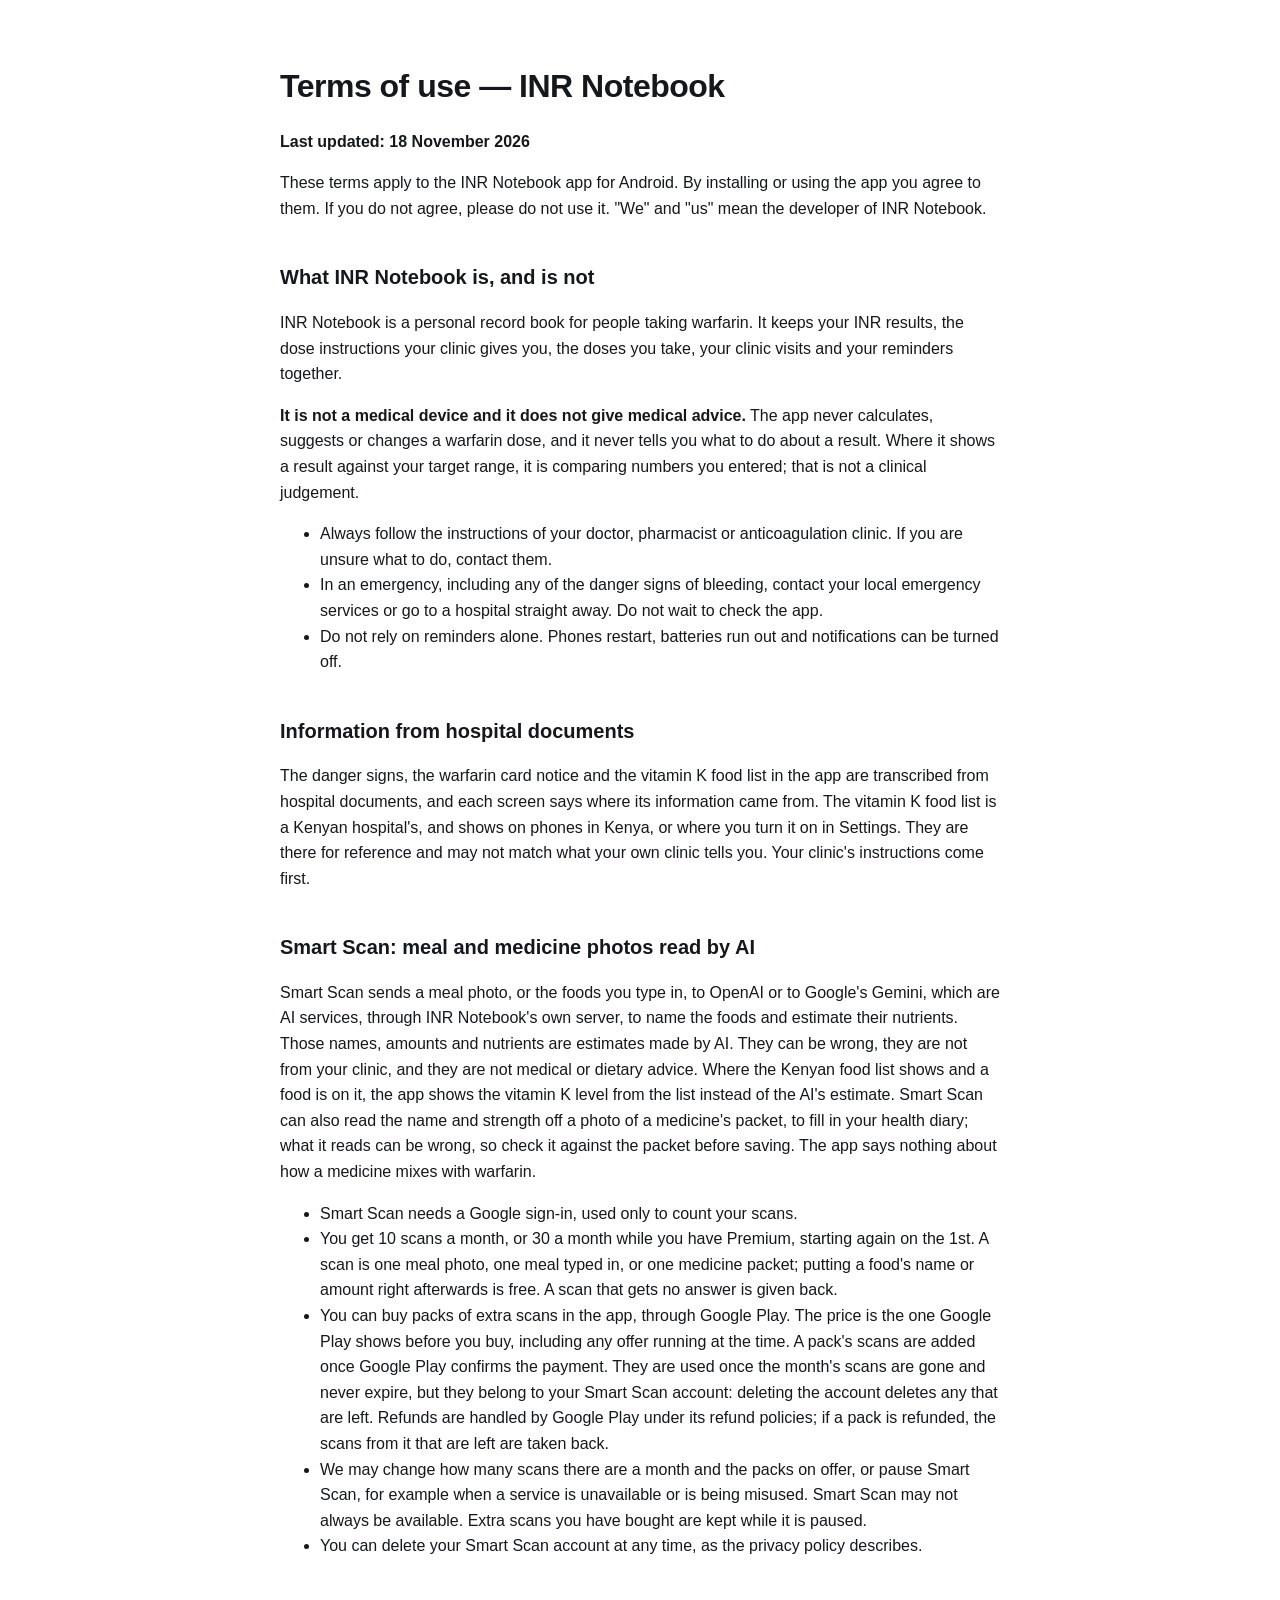
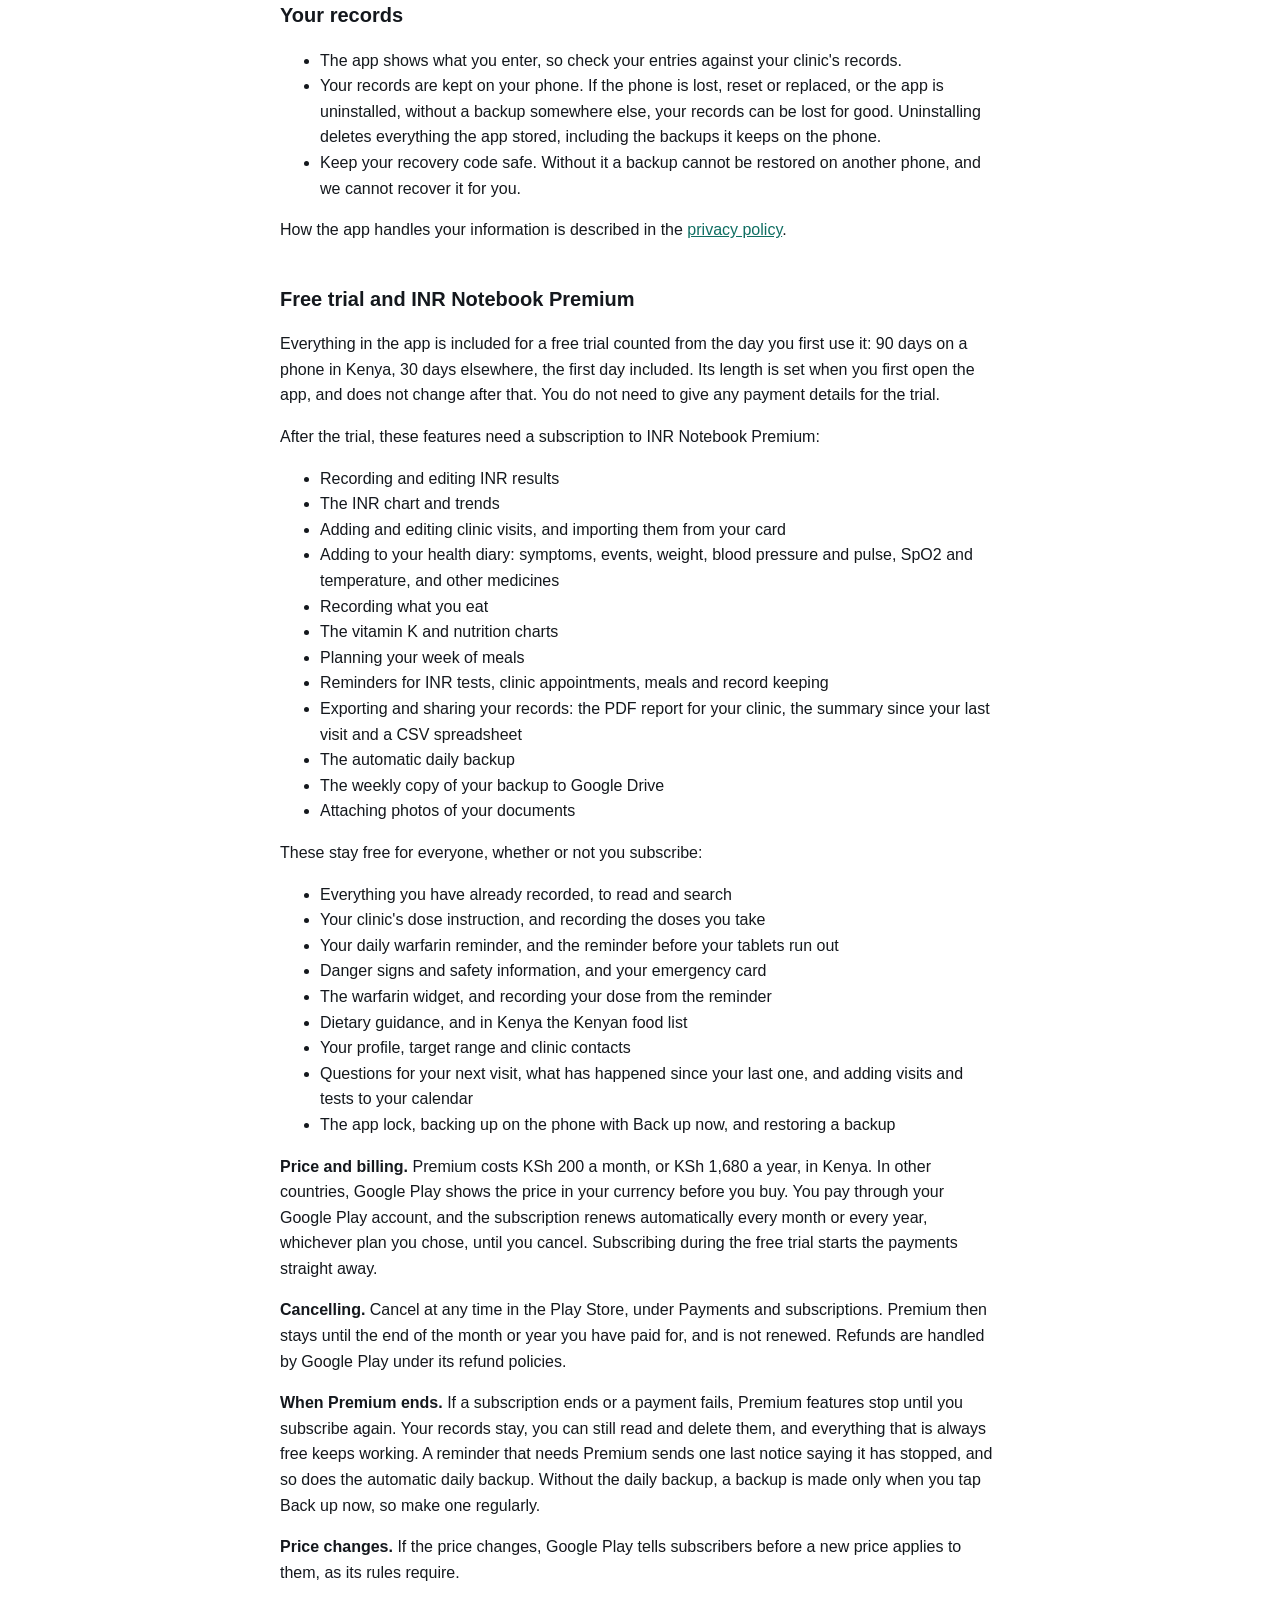
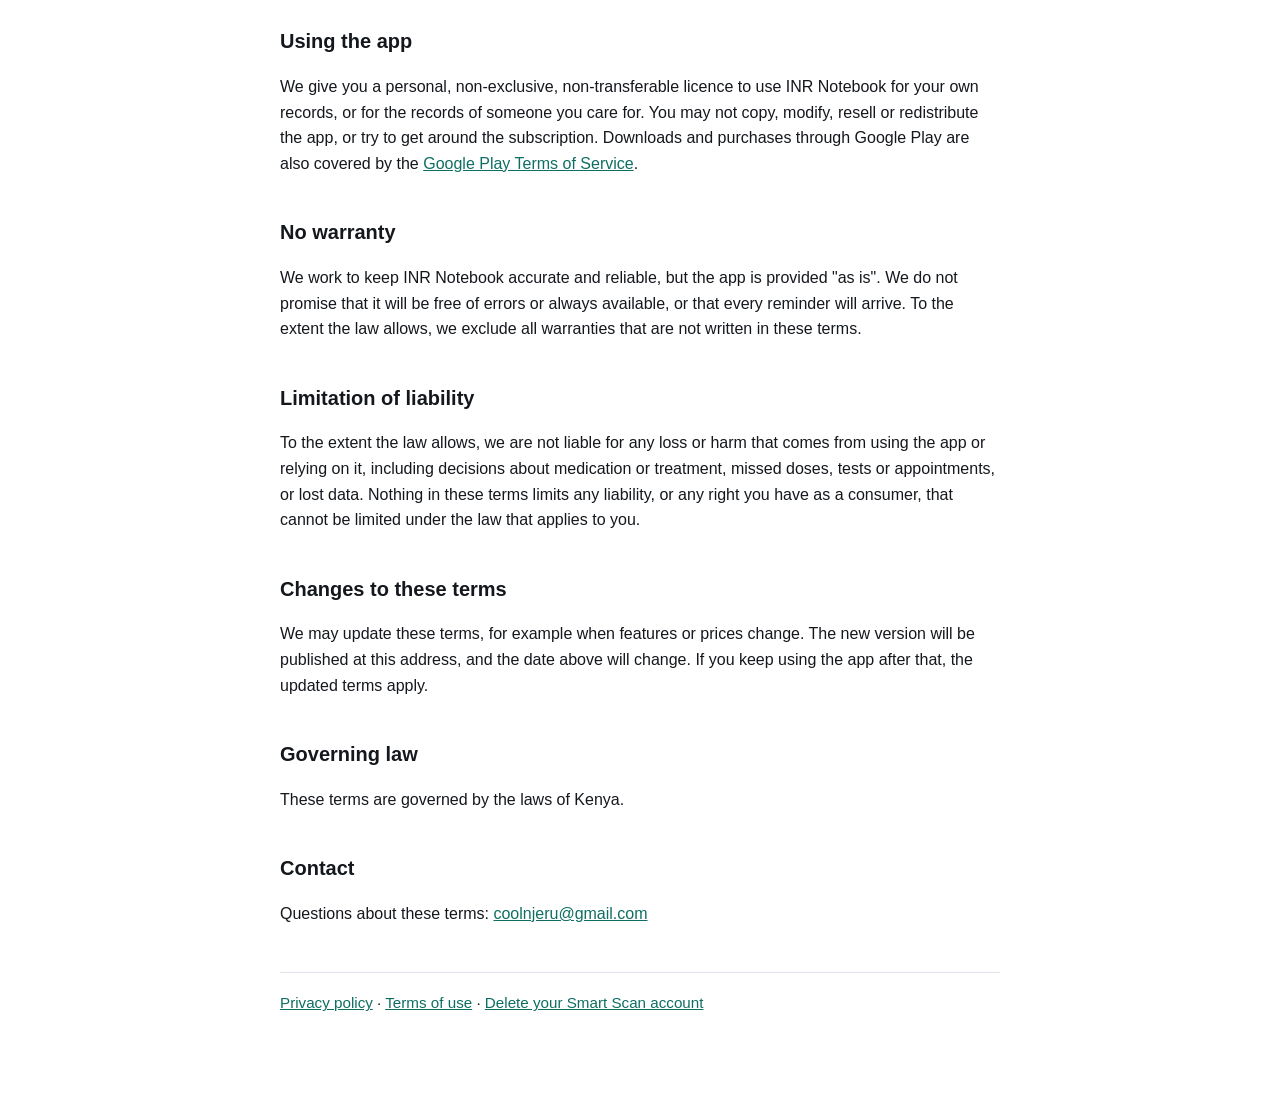
<file: terms.html>
<!doctype html>
<html lang="en">
<head>
<meta charset="utf-8">
<meta name="viewport" content="width=device-width, initial-scale=1">
<title>INR Notebook — Terms of use</title>
<style>
  :root { color-scheme: light dark; }
  body { margin: 0 auto; padding: 40px 20px 80px; max-width: 720px; line-height: 1.6;
         font-family: -apple-system, "Segoe UI", Roboto, Helvetica, Arial, sans-serif;
         color: #14181d; background: #ffffff; }
  h1 { font-size: 2rem; letter-spacing: -.5px; margin-bottom: .2em; }
  h2 { font-size: 1.25rem; margin-top: 2em; }
  a { color: #0f6e62; }
  table { border-collapse: collapse; width: 100%; margin: 1em 0; display: block; overflow-x: auto; }
  th, td { text-align: left; padding: 10px 12px; border-bottom: 1px solid #dfe4ea; vertical-align: top; }
  th { font-size: .8rem; text-transform: uppercase; letter-spacing: .6px; color: #5a6675; }
  code { background: #f1f4f7; padding: 1px 5px; border-radius: 5px; font-size: .9em; }
  footer { margin-top: 3em; padding-top: 1.2em; border-top: 1px solid #dfe4ea; font-size: .95rem; }
  @media (prefers-color-scheme: dark) {
    body { color: #e9eef4; background: #10151c; }
    a { color: #7fd6c8; }
    th, td { border-bottom-color: #2c3644; }
    th { color: #97a4b4; }
    code { background: #1a212b; }
    footer { border-top-color: #2c3644; }
  }
</style>
</head>
<body>
<h1>Terms of use — INR Notebook</h1>
<p><strong>Last updated: 18 November 2026</strong></p>
<p>These terms apply to the INR Notebook app for Android. By installing or using the app you agree to them. If you do not agree, please do not use it. "We" and "us" mean the developer of INR Notebook.</p>
<h2>What INR Notebook is, and is not</h2>
<p>INR Notebook is a personal record book for people taking warfarin. It keeps your INR results, the dose instructions your clinic gives you, the doses you take, your clinic visits and your reminders together.</p>
<p><strong>It is not a medical device and it does not give medical advice.</strong> The app never calculates, suggests or changes a warfarin dose, and it never tells you what to do about a result. Where it shows a result against your target range, it is comparing numbers you entered; that is not a clinical judgement.</p>
<ul><li>Always follow the instructions of your doctor, pharmacist or anticoagulation clinic. If you are unsure what to do, contact them.</li><li>In an emergency, including any of the danger signs of bleeding, contact your local emergency services or go to a hospital straight away. Do not wait to check the app.</li><li>Do not rely on reminders alone. Phones restart, batteries run out and notifications can be turned off.</li></ul>
<h2>Information from hospital documents</h2>
<p>The danger signs, the warfarin card notice and the vitamin K food list in the app are transcribed from hospital documents, and each screen says where its information came from. The vitamin K food list is a Kenyan hospital's, and shows on phones in Kenya, or where you turn it on in Settings. They are there for reference and may not match what your own clinic tells you. Your clinic's instructions come first.</p>
<h2>Smart Scan: meal and medicine photos read by AI</h2>
<p>Smart Scan sends a meal photo, or the foods you type in, to OpenAI or to Google's Gemini, which are AI services, through INR Notebook's own server, to name the foods and estimate their nutrients. Those names, amounts and nutrients are estimates made by AI. They can be wrong, they are not from your clinic, and they are not medical or dietary advice. Where the Kenyan food list shows and a food is on it, the app shows the vitamin K level from the list instead of the AI's estimate. Smart Scan can also read the name and strength off a photo of a medicine's packet, to fill in your health diary; what it reads can be wrong, so check it against the packet before saving. The app says nothing about how a medicine mixes with warfarin.</p>
<ul><li>Smart Scan needs a Google sign-in, used only to count your scans.</li><li>You get 10 scans a month, or 30 a month while you have Premium, starting again on the 1st. A scan is one meal photo, one meal typed in, or one medicine packet; putting a food's name or amount right afterwards is free. A scan that gets no answer is given back.</li><li>You can buy packs of extra scans in the app, through Google Play. The price is the one Google Play shows before you buy, including any offer running at the time. A pack's scans are added once Google Play confirms the payment. They are used once the month's scans are gone and never expire, but they belong to your Smart Scan account: deleting the account deletes any that are left. Refunds are handled by Google Play under its refund policies; if a pack is refunded, the scans from it that are left are taken back.</li><li>We may change how many scans there are a month and the packs on offer, or pause Smart Scan, for example when a service is unavailable or is being misused. Smart Scan may not always be available. Extra scans you have bought are kept while it is paused.</li><li>You can delete your Smart Scan account at any time, as the privacy policy describes.</li></ul>
<h2>Your records</h2>
<ul><li>The app shows what you enter, so check your entries against your clinic's records.</li><li>Your records are kept on your phone. If the phone is lost, reset or replaced, or the app is uninstalled, without a backup somewhere else, your records can be lost for good. Uninstalling deletes everything the app stored, including the backups it keeps on the phone.</li><li>Keep your recovery code safe. Without it a backup cannot be restored on another phone, and we cannot recover it for you.</li></ul>
<p>How the app handles your information is described in the <a href="./">privacy policy</a>.</p>
<h2>Free trial and INR Notebook Premium</h2>
<p>Everything in the app is included for a free trial counted from the day you first use it: 90 days on a phone in Kenya, 30 days elsewhere, the first day included. Its length is set when you first open the app, and does not change after that. You do not need to give any payment details for the trial.</p>
<p>After the trial, these features need a subscription to INR Notebook Premium:</p>
<ul><li>Recording and editing INR results</li><li>The INR chart and trends</li><li>Adding and editing clinic visits, and importing them from your card</li><li>Adding to your health diary: symptoms, events, weight, blood pressure and pulse, SpO2 and temperature, and other medicines</li><li>Recording what you eat</li><li>The vitamin K and nutrition charts</li><li>Planning your week of meals</li><li>Reminders for INR tests, clinic appointments, meals and record keeping</li><li>Exporting and sharing your records: the PDF report for your clinic, the summary since your last visit and a CSV spreadsheet</li><li>The automatic daily backup</li><li>The weekly copy of your backup to Google Drive</li><li>Attaching photos of your documents</li></ul>
<p>These stay free for everyone, whether or not you subscribe:</p>
<ul><li>Everything you have already recorded, to read and search</li><li>Your clinic's dose instruction, and recording the doses you take</li><li>Your daily warfarin reminder, and the reminder before your tablets run out</li><li>Danger signs and safety information, and your emergency card</li><li>The warfarin widget, and recording your dose from the reminder</li><li>Dietary guidance, and in Kenya the Kenyan food list</li><li>Your profile, target range and clinic contacts</li><li>Questions for your next visit, what has happened since your last one, and adding visits and tests to your calendar</li><li>The app lock, backing up on the phone with Back up now, and restoring a backup</li></ul>
<p><strong>Price and billing.</strong> Premium costs KSh 200 a month, or KSh 1,680 a year, in Kenya. In other countries, Google Play shows the price in your currency before you buy. You pay through your Google Play account, and the subscription renews automatically every month or every year, whichever plan you chose, until you cancel. Subscribing during the free trial starts the payments straight away.</p>
<p><strong>Cancelling.</strong> Cancel at any time in the Play Store, under Payments and subscriptions. Premium then stays until the end of the month or year you have paid for, and is not renewed. Refunds are handled by Google Play under its refund policies.</p>
<p><strong>When Premium ends.</strong> If a subscription ends or a payment fails, Premium features stop until you subscribe again. Your records stay, you can still read and delete them, and everything that is always free keeps working. A reminder that needs Premium sends one last notice saying it has stopped, and so does the automatic daily backup. Without the daily backup, a backup is made only when you tap Back up now, so make one regularly.</p>
<p><strong>Price changes.</strong> If the price changes, Google Play tells subscribers before a new price applies to them, as its rules require.</p>
<h2>Using the app</h2>
<p>We give you a personal, non-exclusive, non-transferable licence to use INR Notebook for your own records, or for the records of someone you care for. You may not copy, modify, resell or redistribute the app, or try to get around the subscription. Downloads and purchases through Google Play are also covered by the <a href="https://play.google.com/about/play-terms/">Google Play Terms of Service</a>.</p>
<h2>No warranty</h2>
<p>We work to keep INR Notebook accurate and reliable, but the app is provided "as is". We do not promise that it will be free of errors or always available, or that every reminder will arrive. To the extent the law allows, we exclude all warranties that are not written in these terms.</p>
<h2>Limitation of liability</h2>
<p>To the extent the law allows, we are not liable for any loss or harm that comes from using the app or relying on it, including decisions about medication or treatment, missed doses, tests or appointments, or lost data. Nothing in these terms limits any liability, or any right you have as a consumer, that cannot be limited under the law that applies to you.</p>
<h2>Changes to these terms</h2>
<p>We may update these terms, for example when features or prices change. The new version will be published at this address, and the date above will change. If you keep using the app after that, the updated terms apply.</p>
<h2>Governing law</h2>
<p>These terms are governed by the laws of Kenya.</p>
<h2>Contact</h2>
<p>Questions about these terms: <a href="mailto:coolnjeru@gmail.com">coolnjeru@gmail.com</a></p>
<footer><a href="./">Privacy policy</a> · <a href="terms.html">Terms of use</a> · <a href="delete-account.html">Delete your Smart Scan account</a></footer>
</body>
</html>
</file>
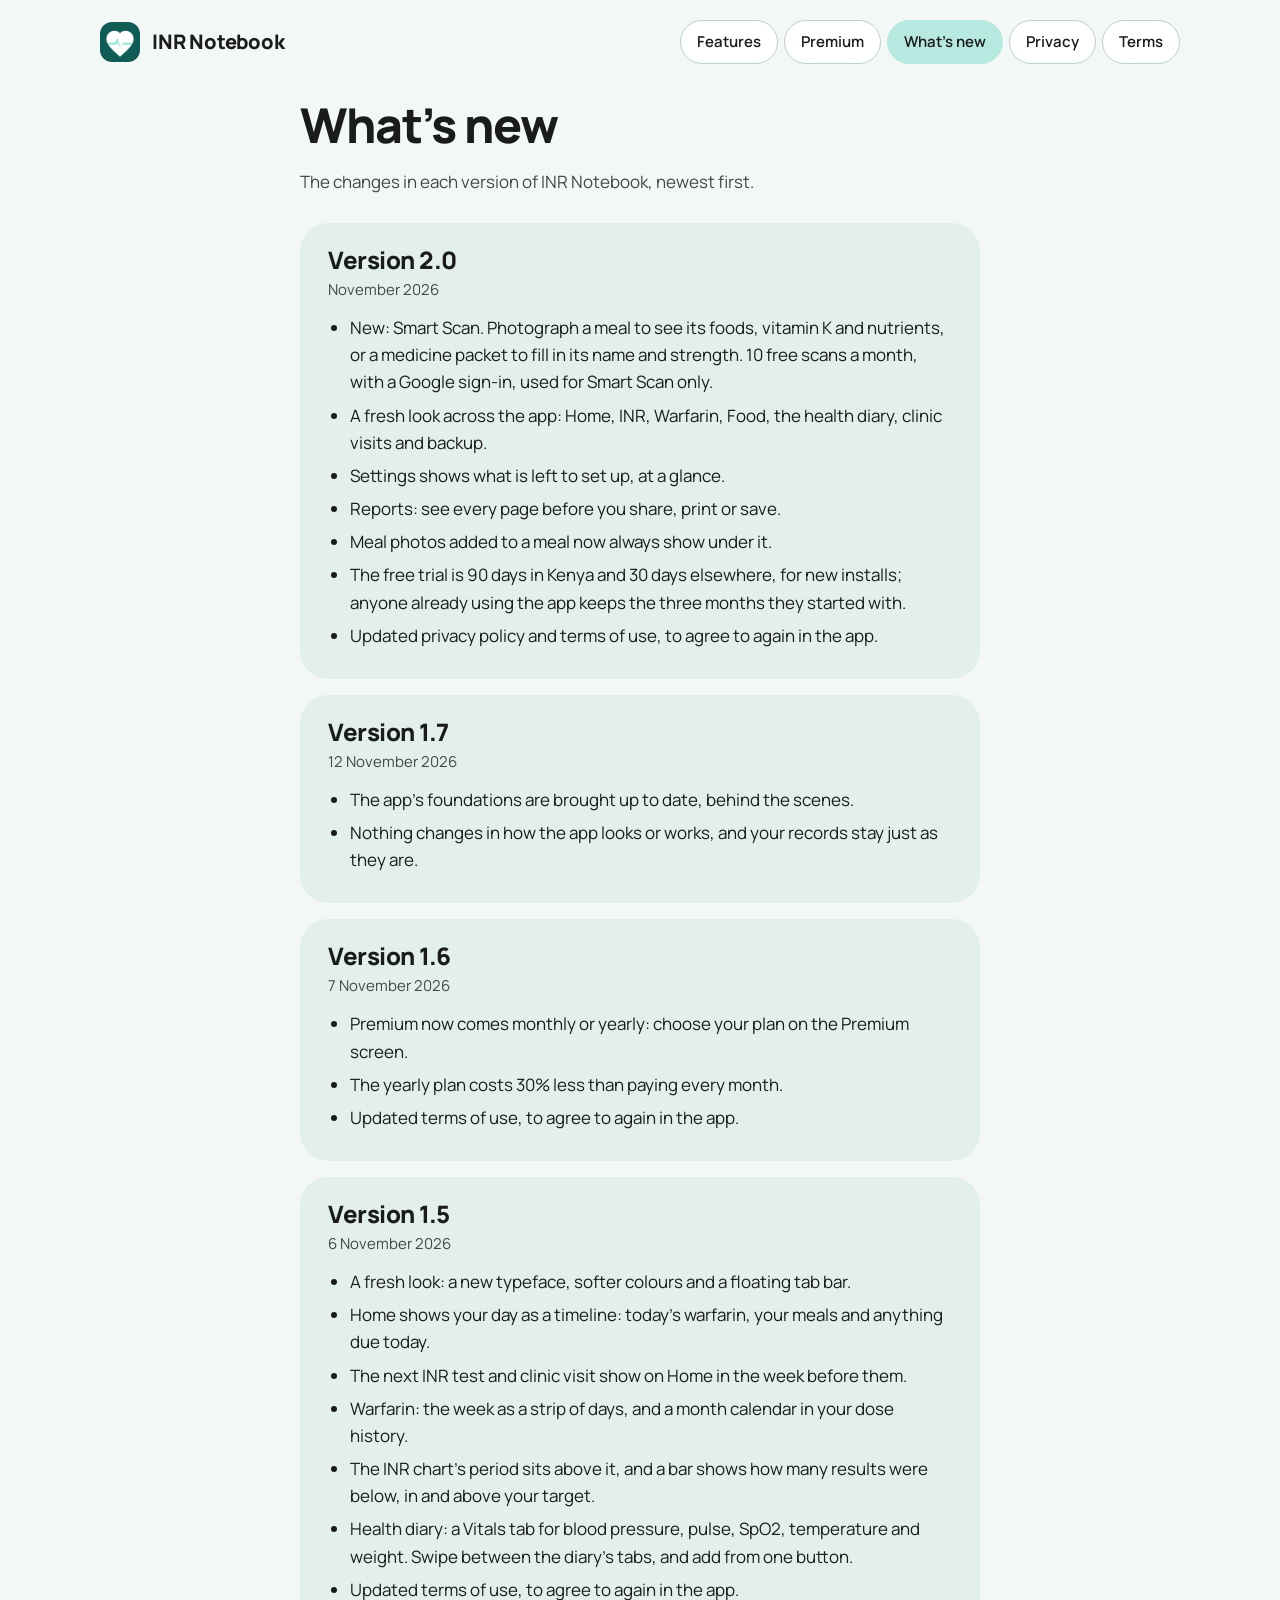
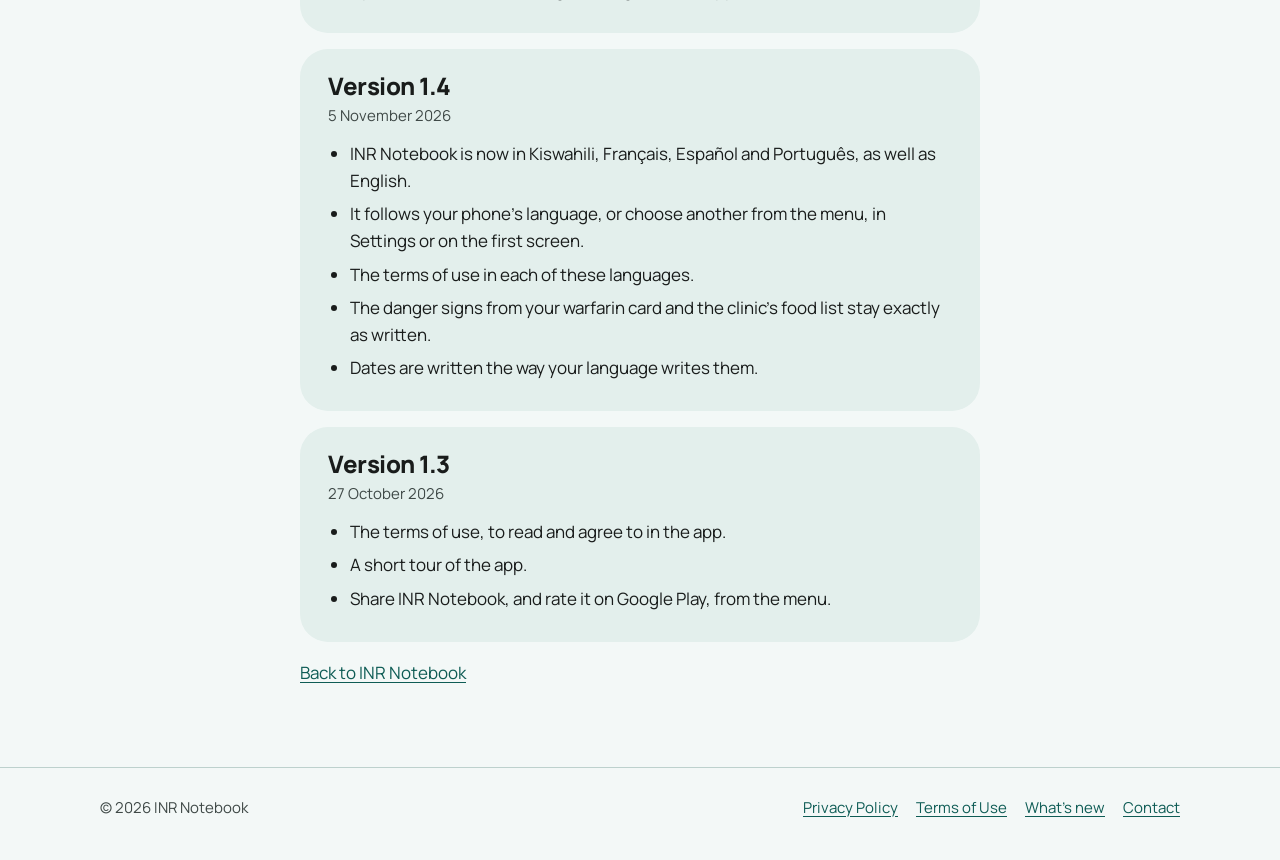
<file: app/whats-new.html>
<!doctype html>
<html lang="en">
<head>
  <meta charset="utf-8">
  <meta name="viewport" content="width=device-width, initial-scale=1">
  <title>What’s new · INR Notebook</title>
  <meta name="description" content="What has changed in each version of INR Notebook, the warfarin record for Android.">
  <meta name="theme-color" content="#0E5C55">
  <link rel="icon" type="image/png" href="assets/img/favicon.png">
  <link rel="apple-touch-icon" href="assets/img/apple-touch-icon.png">
  <link rel="stylesheet" href="assets/site.css">
</head>
<body>
  <a class="skip" href="#main">Skip to content</a>
  <header class="site-header">
    <div class="wrap">
      <a class="brand" href="./"><img src="assets/img/apple-touch-icon.png" alt="">INR Notebook</a>
      <nav class="site-nav" aria-label="Site">
        <a href="./#features">Features</a>
        <a href="./#premium">Premium</a>
        <a href="whats-new.html" aria-current="page">What’s new</a>
        <a href="../">Privacy</a>
        <a href="../terms.html">Terms</a>
      </nav>
    </div>
  </header>

  <main id="main" class="doc">
    <h1>What’s new</h1>
    <p class="meta">The changes in each version of INR Notebook, newest first.</p>

    <article class="release">
      <h2>Version 2.0</h2>
      <p class="meta">November 2026</p>
      <ul>
        <li>New: Smart Scan. Photograph a meal to see its foods, vitamin K and nutrients, or a medicine packet to fill in its name and strength. 10 free scans a month, with a Google sign-in, used for Smart Scan only.</li>
        <li>A fresh look across the app: Home, INR, Warfarin, Food, the health diary, clinic visits and backup.</li>
        <li>Settings shows what is left to set up, at a glance.</li>
        <li>Reports: see every page before you share, print or save.</li>
        <li>Meal photos added to a meal now always show under it.</li>
        <li>The free trial is 90 days in Kenya and 30 days elsewhere, for new installs; anyone already using the app keeps the three months they started with.</li>
        <li>Updated privacy policy and terms of use, to agree to again in the app.</li>
      </ul>
    </article>

    <article class="release">
      <h2>Version 1.7</h2>
      <p class="meta">12 November 2026</p>
      <ul>
        <li>The app’s foundations are brought up to date, behind the scenes.</li>
        <li>Nothing changes in how the app looks or works, and your records stay just as they are.</li>
      </ul>
    </article>

    <article class="release">
      <h2>Version 1.6</h2>
      <p class="meta">7 November 2026</p>
      <ul>
        <li>Premium now comes monthly or yearly: choose your plan on the Premium screen.</li>
        <li>The yearly plan costs 30% less than paying every month.</li>
        <li>Updated terms of use, to agree to again in the app.</li>
      </ul>
    </article>

    <article class="release">
      <h2>Version 1.5</h2>
      <p class="meta">6 November 2026</p>
      <ul>
        <li>A fresh look: a new typeface, softer colours and a floating tab bar.</li>
        <li>Home shows your day as a timeline: today’s warfarin, your meals and anything due today.</li>
        <li>The next INR test and clinic visit show on Home in the week before them.</li>
        <li>Warfarin: the week as a strip of days, and a month calendar in your dose history.</li>
        <li>The INR chart’s period sits above it, and a bar shows how many results were below, in and above your target.</li>
        <li>Health diary: a Vitals tab for blood pressure, pulse, SpO2, temperature and weight. Swipe between the diary’s tabs, and add from one button.</li>
        <li>Updated terms of use, to agree to again in the app.</li>
      </ul>
    </article>

    <article class="release">
      <h2>Version 1.4</h2>
      <p class="meta">5 November 2026</p>
      <ul>
        <li>INR Notebook is now in Kiswahili, Français, Español and Português, as well as English.</li>
        <li>It follows your phone’s language, or choose another from the menu, in Settings or on the first screen.</li>
        <li>The terms of use in each of these languages.</li>
        <li>The danger signs from your warfarin card and the clinic’s food list stay exactly as written.</li>
        <li>Dates are written the way your language writes them.</li>
      </ul>
    </article>

    <article class="release">
      <h2>Version 1.3</h2>
      <p class="meta">27 October 2026</p>
      <ul>
        <li>The terms of use, to read and agree to in the app.</li>
        <li>A short tour of the app.</li>
        <li>Share INR Notebook, and rate it on Google Play, from the menu.</li>
      </ul>
    </article>

    <p><a href="./">Back to INR Notebook</a></p>
  </main>

  <footer class="site-footer">
    <div class="wrap">
      <span>© 2026 INR Notebook</span>
      <nav aria-label="Legal">
        <a href="../">Privacy Policy</a>
        <a href="../terms.html">Terms of Use</a>
        <a href="whats-new.html">What’s new</a>
        <a href="mailto:coolnjeru@gmail.com">Contact</a>
      </nav>
    </div>
  </footer>
</body>
</html>
</file>
<file: app/assets/site.css>
/* INR Notebook website: the app's own teal and mint, and its typeface, Manrope.
   Self-hosted, so the page makes no requests to anyone else. */
@font-face {
  font-family: "Manrope";
  src: url("fonts/manrope.ttf") format("truetype");
  font-weight: 200 800;
  font-display: swap;
}

:root {
  --bg: #F3F8F7;
  --card: #E3EFEC;
  --card-strong: #CDE8E1;
  --raised: #FFFFFF;
  --primary: #0E5C55;
  --primary-strong: #0E5C55;
  --primary-soft: #B8E9E0;
  --on-primary: #FFFFFF;
  --text: #191C1B;
  --muted: #3F4947;
  --outline: #BDD1CD;
  --coral-soft: #FCDCD1;
  --coral-strong: #9A3B22;
  --hero-from: #127068;
  --hero-to: #073E39;
  --radius: 28px;
  --radius-sm: 18px;
  --max: 1120px;
  --prose: 72ch;
  color-scheme: light dark;
}

@media (prefers-color-scheme: dark) {
  :root {
    --bg: #0E1514;
    --card: #172220;
    --card-strong: #1D2C29;
    --raised: #23302E;
    --primary: #7CD5C8;
    --primary-strong: #98F2E4;
    --primary-soft: #1E4A44;
    --on-primary: #00382F;
    --text: #E0E3E1;
    --muted: #BEC9C6;
    --outline: #33423F;
    --coral-soft: #3E2620;
    --coral-strong: #FFB4A0;
    --hero-from: #0F4F49;
    --hero-to: #062824;
  }
}

* { box-sizing: border-box; }
html { -webkit-text-size-adjust: 100%; text-size-adjust: 100%; scroll-behavior: smooth; }
body {
  margin: 0;
  background: var(--bg);
  color: var(--text);
  font-family: "Manrope", system-ui, -apple-system, "Segoe UI", Roboto, sans-serif;
  font-size: 17px;
  line-height: 1.6;
}
img { max-width: 100%; }
a { color: var(--primary-strong); text-underline-offset: 3px; }
a:hover { text-decoration-thickness: 2px; }
:focus-visible { outline: 3px solid var(--primary); outline-offset: 3px; border-radius: 6px; }

.wrap { max-width: var(--max); margin: 0 auto; padding: 0 20px; }
.skip { position: absolute; left: -999px; }
.skip:focus { left: 16px; top: 12px; background: var(--raised); padding: 8px 14px; border-radius: 999px; z-index: 2; }

/* Header */
.site-header { padding: 20px 0; }
.site-header .wrap { display: flex; align-items: center; justify-content: space-between; gap: 16px; flex-wrap: wrap; }
.brand { display: inline-flex; align-items: center; gap: 12px; color: var(--text); text-decoration: none; font-weight: 800; font-size: 20px; letter-spacing: -0.01em; }
.brand img { width: 40px; height: 40px; border-radius: 12px; }
.site-nav { display: flex; gap: 6px; flex-wrap: wrap; }
.site-nav a {
  color: var(--text); text-decoration: none; font-weight: 600; font-size: 15px;
  padding: 9px 16px; border-radius: 999px; border: 1px solid var(--outline); background: var(--raised);
}
.site-nav a[aria-current="page"] { background: var(--primary-soft); border-color: var(--primary-soft); }

/* Hero: the brand's teal, as on the store screenshots */
.hero { padding: 8px 0 24px; }
.hero-panel {
  background: linear-gradient(170deg, var(--hero-from), var(--hero-to));
  color: #FFFFFF; border-radius: 36px; padding: 56px 56px 0; overflow: hidden;
  display: grid; grid-template-columns: minmax(0, 1.25fr) minmax(0, 0.75fr); gap: 32px; align-items: end;
}
.hero-copy { padding-bottom: 56px; align-self: center; }
.eyebrow {
  display: inline-block; font-weight: 600; font-size: 14px; letter-spacing: 0.02em;
  color: var(--primary-strong); background: var(--card); padding: 6px 14px; border-radius: 999px;
}
.hero .eyebrow { color: #B8E9E0; background: rgba(255, 255, 255, 0.12); }
h1 { font-size: clamp(38px, 5.6vw, 62px); line-height: 1.04; letter-spacing: -0.03em; margin: 18px 0 18px; font-weight: 800; }
.lead { font-size: 20px; color: #CFEDE7; margin: 0 0 30px; max-width: 36ch; }
.actions { display: flex; gap: 12px; flex-wrap: wrap; }
.button {
  display: inline-flex; align-items: center; gap: 10px; min-height: 54px; padding: 0 24px;
  border-radius: 999px; font-weight: 700; text-decoration: none; font-size: 17px;
}
.button svg { width: 22px; height: 22px; fill: currentColor; }
.hero .button.primary { background: #FFFFFF; color: #0E5C55; }
.hero .button.secondary { background: rgba(255, 255, 255, 0.1); color: #FFFFFF; border: 1px solid rgba(255, 255, 255, 0.35); }
.hero .note { color: #B8E9E0; }
.note { font-size: 14px; color: var(--muted); margin-top: 14px; }
.hero-shot {
  justify-self: center; width: min(380px, 100%); height: auto; display: block;
  margin-bottom: -150px; filter: drop-shadow(0 30px 40px rgba(2, 30, 27, 0.55));
}
.facts { display: flex; gap: 10px; flex-wrap: wrap; margin: 28px 0 0; padding: 0; list-style: none; }
.facts li { font-size: 14px; font-weight: 600; padding: 7px 14px; border-radius: 999px; background: rgba(255, 255, 255, 0.12); color: #E6F7F3; }

/* Sections */
section { padding: 48px 0; }
h2 { font-size: clamp(28px, 4vw, 40px); line-height: 1.12; margin: 0 0 12px; font-weight: 800; letter-spacing: -0.02em; }
.section-lead { color: var(--muted); max-width: 62ch; margin: 0 0 32px; font-size: 18px; }

.features { display: grid; grid-template-columns: repeat(3, 1fr); gap: 16px; }
.feature { background: var(--card); border-radius: var(--radius); padding: 24px; }
.feature .icon {
  width: 46px; height: 46px; border-radius: 50%; background: var(--raised);
  display: grid; place-items: center; margin-bottom: 14px;
}
.feature .icon svg { width: 22px; height: 22px; fill: var(--primary-strong); }
.feature h3 { margin: 0 0 6px; font-size: 20px; font-weight: 700; letter-spacing: -0.01em; }
.feature p { margin: 0; color: var(--muted); font-size: 16px; }

.never { margin-top: 16px; background: var(--raised); border: 1px solid var(--outline); border-radius: var(--radius); padding: 20px 24px; display: flex; gap: 16px; align-items: flex-start; }
.never svg { flex: none; width: 26px; height: 26px; fill: var(--primary-strong); margin-top: 2px; }
.never p { margin: 0; }

/* Smart Scan, new in 2.0: the words beside its screenshot */
.spotlight { background: var(--card); border-radius: var(--radius); padding: 40px; display: grid; grid-template-columns: minmax(0, 1.3fr) minmax(0, 0.7fr); gap: 36px; align-items: center; }
.spotlight .eyebrow { background: var(--raised); }
.spotlight h2 { display: flex; align-items: center; gap: 14px; margin-top: 14px; }
.scan-icon { flex: none; width: 52px; height: 52px; border-radius: 16px; background: var(--primary); color: var(--on-primary); display: grid; place-items: center; }
.scan-icon svg { width: 30px; height: 30px; fill: currentColor; }
.spotlight .free-list { grid-template-columns: 1fr; margin-bottom: 8px; }
.spotlight .note a { color: var(--primary-strong); font-weight: 700; }
.spotlight-shot { width: 100%; max-width: 340px; height: auto; justify-self: center; border-radius: var(--radius-sm); display: block; }

/* Premium */
.premium-panel { background: var(--card); border-radius: var(--radius); padding: 40px; }
.premium-panel .features { margin: 8px 0 24px; }
.premium-panel .feature { background: var(--raised); }
.premium-panel .feature .icon { background: var(--card); }
.free-list { display: grid; grid-template-columns: repeat(2, 1fr); gap: 10px 24px; margin: 0 0 20px; padding: 0; list-style: none; }
.free-list li { display: flex; gap: 10px; align-items: flex-start; }
.free-list li::before {
  content: ""; flex: none; width: 20px; height: 20px; margin-top: 3px; border-radius: 50%;
  background: var(--primary-strong) url("data:image/svg+xml,%3Csvg xmlns='http://www.w3.org/2000/svg' viewBox='0 0 24 24'%3E%3Cpath fill='white' d='M9.5 16.2 5.3 12l-1.4 1.4 5.6 5.6L20.1 8.4 18.7 7z'/%3E%3C/svg%3E") center / 14px no-repeat;
}
@media (prefers-color-scheme: dark) {
  .free-list li::before {
    background-image: url("data:image/svg+xml,%3Csvg xmlns='http://www.w3.org/2000/svg' viewBox='0 0 24 24'%3E%3Cpath fill='%2300382F' d='M9.5 16.2 5.3 12l-1.4 1.4 5.6 5.6L20.1 8.4 18.7 7z'/%3E%3C/svg%3E");
  }
}
.premium-panel h3.sub { font-size: 20px; margin: 8px 0 14px; }
.premium-panel .note { margin: 0; }

/* Gallery: the store screenshots, side by side, scrolling sideways on a phone */
.gallery { display: grid; grid-template-columns: repeat(3, 1fr); gap: 20px; }
.gallery figure { margin: 0; }
.gallery img { width: 100%; height: auto; border-radius: var(--radius-sm); display: block; }

/* Privacy promise */
.promise { background: var(--primary); color: var(--on-primary); border-radius: var(--radius); padding: 40px; display: grid; grid-template-columns: 1fr 1fr; gap: 28px; align-items: center; }
.promise h2 { color: inherit; }
.promise ul { margin: 0; padding: 0; list-style: none; display: grid; gap: 10px; }
.promise li { padding: 12px 16px; border-radius: var(--radius-sm); background: rgba(255, 255, 255, 0.12); }
.promise a { color: inherit; font-weight: 700; }

.languages { display: flex; gap: 8px; flex-wrap: wrap; margin: 0; padding: 0; list-style: none; }
.languages li { padding: 8px 16px; border-radius: 999px; background: var(--card); font-weight: 600; }

.callout { background: var(--coral-soft); border-radius: var(--radius-sm); padding: 18px 22px; }
.callout strong { color: var(--coral-strong); }

/* What's new */
.doc { max-width: var(--prose); margin: 0 auto; padding: 8px 20px 64px; }
.doc h1 { font-size: clamp(34px, 5vw, 48px); margin-top: 8px; }
.doc .meta { color: var(--muted); margin: 0 0 28px; }
.release { background: var(--card); border-radius: var(--radius); padding: 24px 28px; margin: 0 0 16px; }
.release h2 { font-size: 24px; margin: 0 0 4px; }
.release .meta { margin: 0 0 12px; font-size: 15px; }
.release ul { margin: 0; padding-left: 22px; }
.release li { margin: 6px 0; }

/* Footer */
.site-footer { border-top: 1px solid var(--outline); padding: 28px 0 40px; color: var(--muted); font-size: 15px; }
.site-footer .wrap { display: flex; justify-content: space-between; gap: 16px; flex-wrap: wrap; }
.site-footer nav { display: flex; gap: 18px; flex-wrap: wrap; }

@media (max-width: 900px) {
  .hero-panel { grid-template-columns: 1fr; padding: 40px 28px 0; }
  .hero-copy { padding-bottom: 8px; }
  .hero-shot { width: min(320px, 82%); margin-bottom: -120px; }
  .promise { grid-template-columns: 1fr; }
  .spotlight { grid-template-columns: 1fr; padding: 28px; }
  .features { grid-template-columns: 1fr 1fr; }
  .gallery { grid-template-columns: repeat(9, minmax(220px, 1fr)); overflow-x: auto; scroll-snap-type: x mandatory; padding-bottom: 8px; }
  .gallery figure { scroll-snap-align: start; }
}

@media (max-width: 560px) {
  body { font-size: 16px; }
  .wrap { padding: 0 16px; }
  .hero-panel { border-radius: 28px; padding: 32px 20px 0; }
  .lead { font-size: 18px; }
  .features, .free-list { grid-template-columns: 1fr; }
  .promise, .premium-panel { padding: 24px; }
  .site-nav a { padding: 8px 12px; }
}

@media (prefers-reduced-motion: reduce) { html { scroll-behavior: auto; } }
</file>
